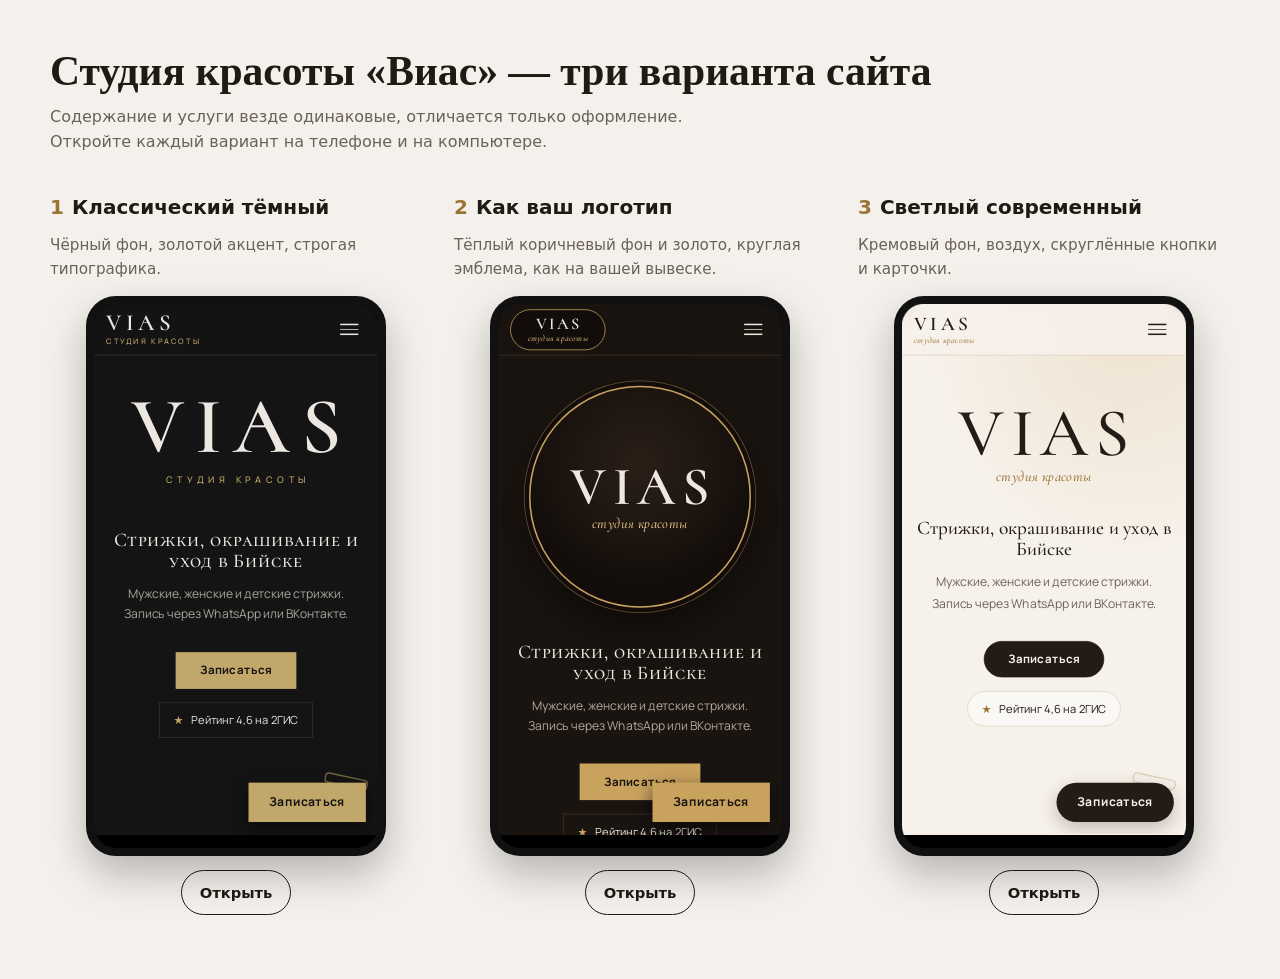
<file: index.html>
<!DOCTYPE html>
<html lang="ru">
<head>
<meta charset="utf-8">
<meta name="viewport" content="width=device-width, initial-scale=1">
<title>Виас — три варианта сайта</title>
<style>
  :root { --bg:#f4f1ec; --text:#201a15; --muted:#6a6157; --line:#d9d0c3; --accent:#9a7433; }
  @media (prefers-color-scheme: dark) { :root { --bg:#17120e; --text:#efe9df; --muted:#a79c8d; --line:#3a2f25; --accent:#d1ab69; } }
  * { box-sizing: border-box; }
  body { margin:0; background:var(--bg); color:var(--text); font:400 16px/1.6 system-ui, "Segoe UI", sans-serif; }
  .wrap { width:min(1180px, 100% - 32px); margin:0 auto; padding:48px 0 64px; }
  h1 { font:600 clamp(1.8rem,5vw,2.6rem)/1.15 Georgia, serif; margin:0 0 8px; }
  .lead { color:var(--muted); max-width:42em; margin:0 0 40px; }
  .grid { display:grid; gap:32px; grid-template-columns:repeat(auto-fit, minmax(260px, 1fr)); }
  .card { display:flex; flex-direction:column; gap:14px; }
  .card h2 { font:600 1.25rem/1.2 system-ui, sans-serif; margin:0; }
  .card h2 span { color:var(--accent); margin-right:8px; }
  .card p { margin:0; color:var(--muted); font-size:.95rem; }
  .phone { position:relative; width:100%; max-width:300px; aspect-ratio:375/700; margin-inline:auto; border:8px solid #111; border-radius:30px; overflow:hidden; background:#000; box-shadow:0 18px 40px rgba(0,0,0,.25); }
  .phone iframe { position:absolute; top:0; left:0; width:375px; height:700px; border:0; transform-origin:0 0; }
  .links { display:flex; gap:10px; flex-wrap:wrap; justify-content:center; }
  .links a { padding:10px 18px; border-radius:999px; border:1px solid var(--text); color:var(--text); text-decoration:none; font-weight:600; font-size:.92rem; }
  .links a:hover { background:var(--text); color:var(--bg); }
</style>
</head>
<body>
<div class="wrap">
  <h1>Студия красоты «Виас» — три варианта сайта</h1>
  <p class="lead">Содержание и услуги везде одинаковые, отличается только оформление. Откройте каждый вариант на телефоне и на компьютере.</p>
  <div class="grid">
    <div class="card">
      <h2><span>1</span>Классический тёмный</h2>
      <p>Чёрный фон, золотой акцент, строгая типографика.</p>
      <div class="phone"><iframe src="1-classic/" title="Вариант 1" loading="lazy"></iframe></div>
      <div class="links"><a href="1-classic/">Открыть</a></div>
    </div>
    <div class="card">
      <h2><span>2</span>Как ваш логотип</h2>
      <p>Тёплый коричневый фон и золото, круглая эмблема, как на вашей вывеске.</p>
      <div class="phone"><iframe src="2-logo/" title="Вариант 2" loading="lazy"></iframe></div>
      <div class="links"><a href="2-logo/">Открыть</a></div>
    </div>
    <div class="card">
      <h2><span>3</span>Светлый современный</h2>
      <p>Кремовый фон, воздух, скруглённые кнопки и карточки.</p>
      <div class="phone"><iframe src="3-modern/" title="Вариант 3" loading="lazy"></iframe></div>
      <div class="links"><a href="3-modern/">Открыть</a></div>
    </div>
  </div>
</div>
<script>
  function fit(){ document.querySelectorAll('.phone').forEach(function(p){ var f=p.querySelector('iframe'); f.style.transform='scale('+(p.clientWidth/375)+')'; }); }
  fit(); addEventListener('resize', fit);
</script>
</body>
</html>
</file>
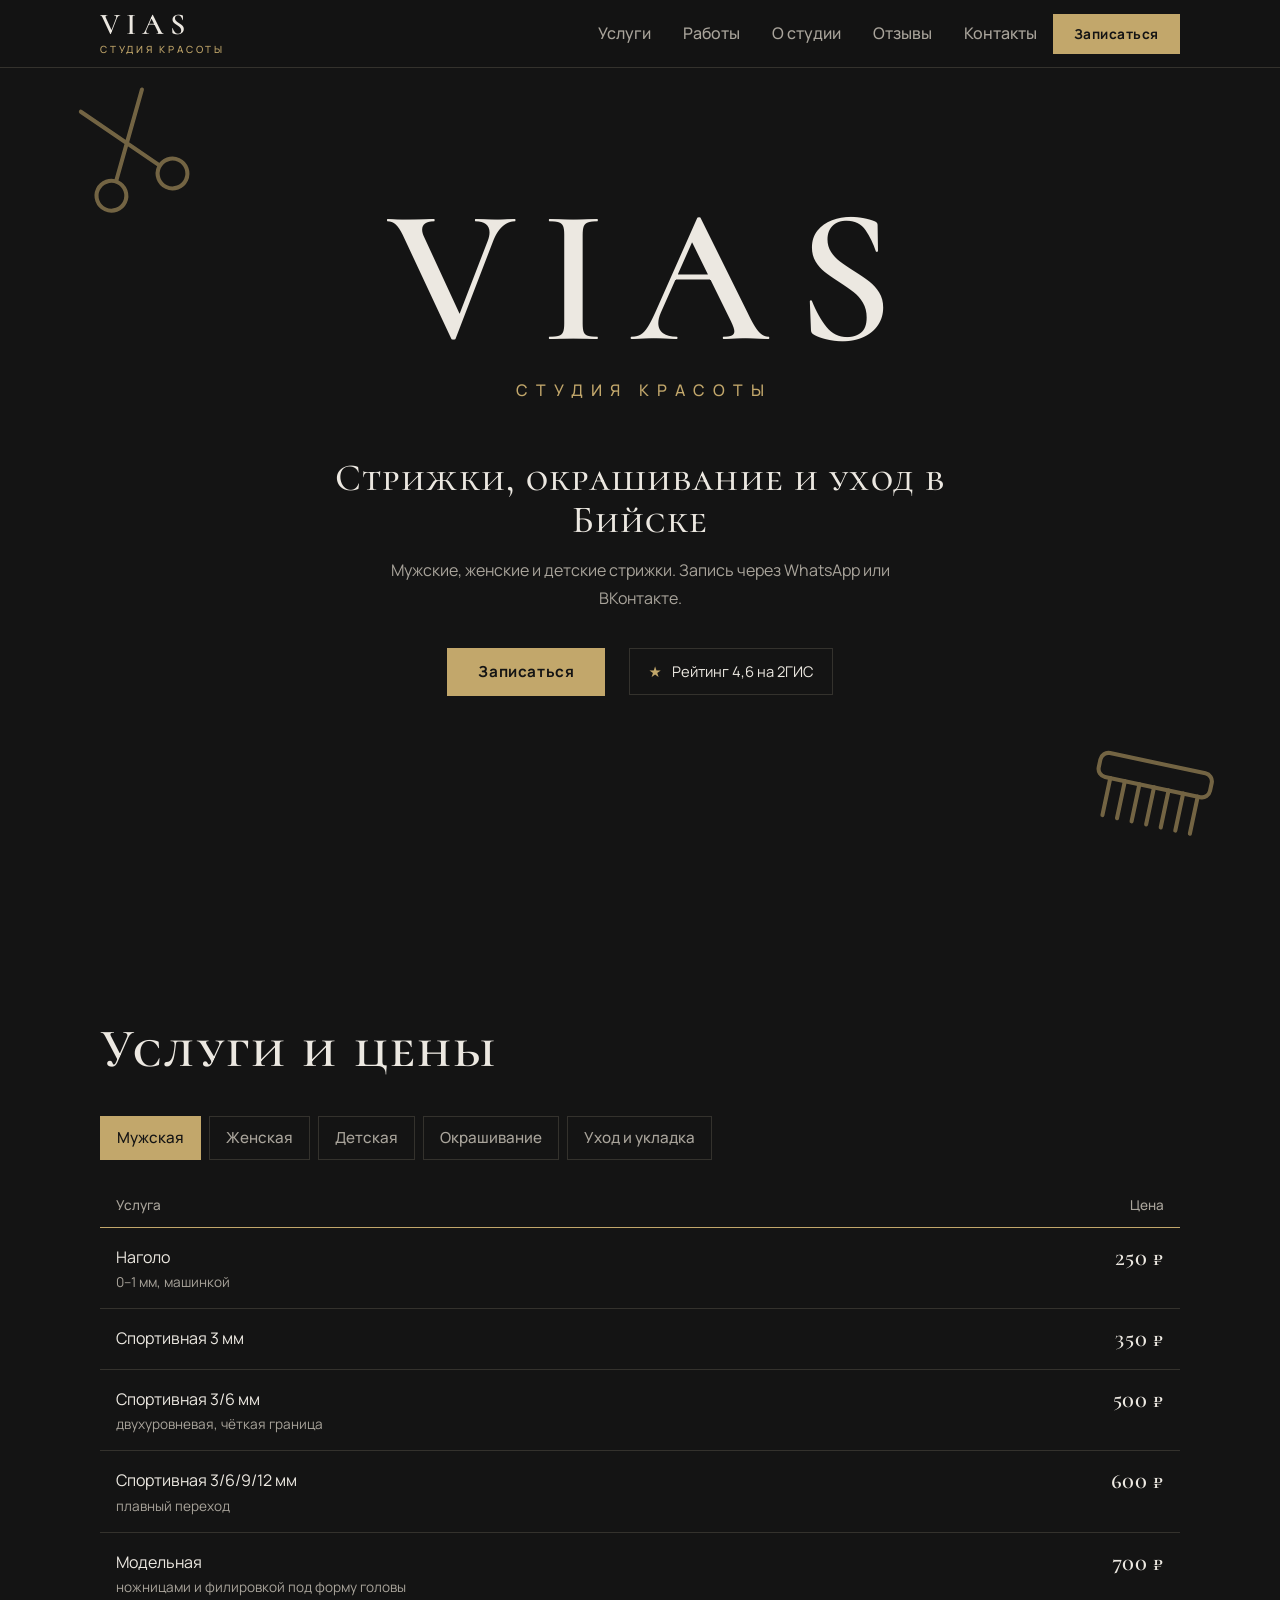
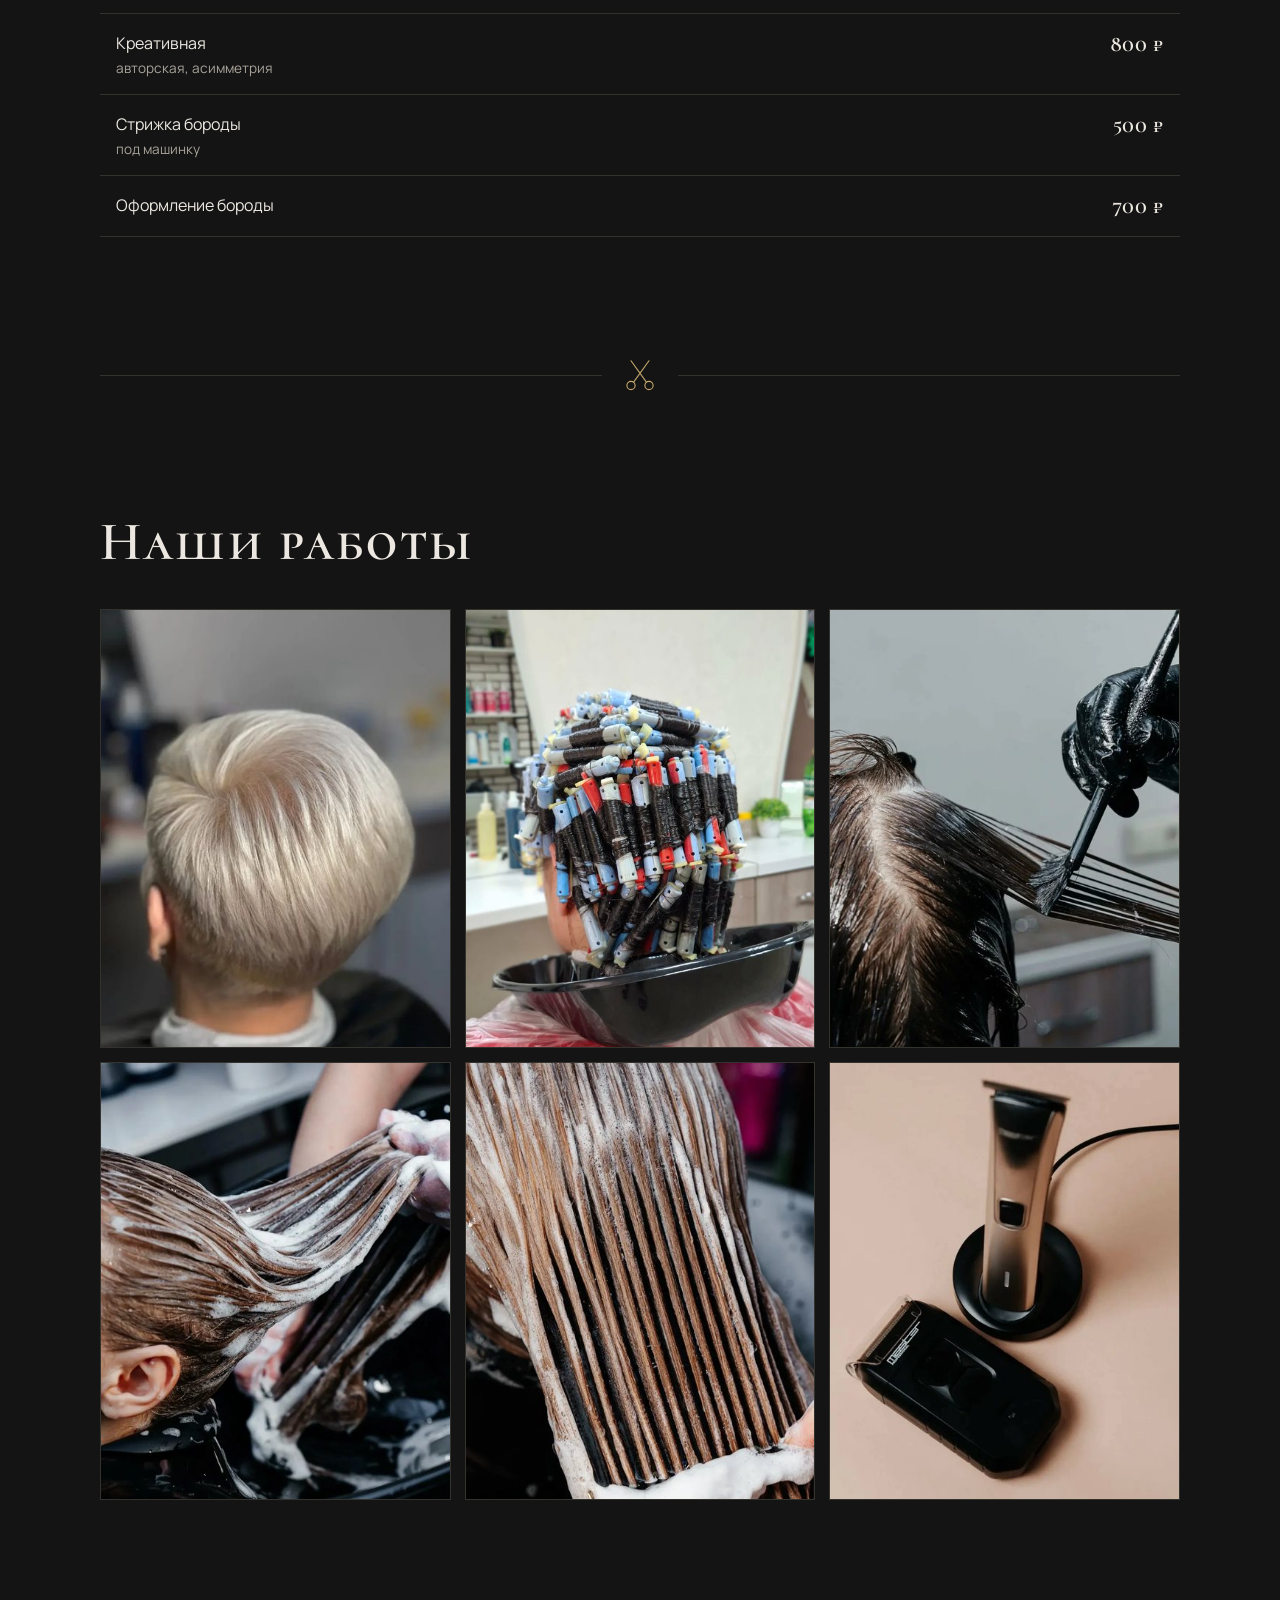
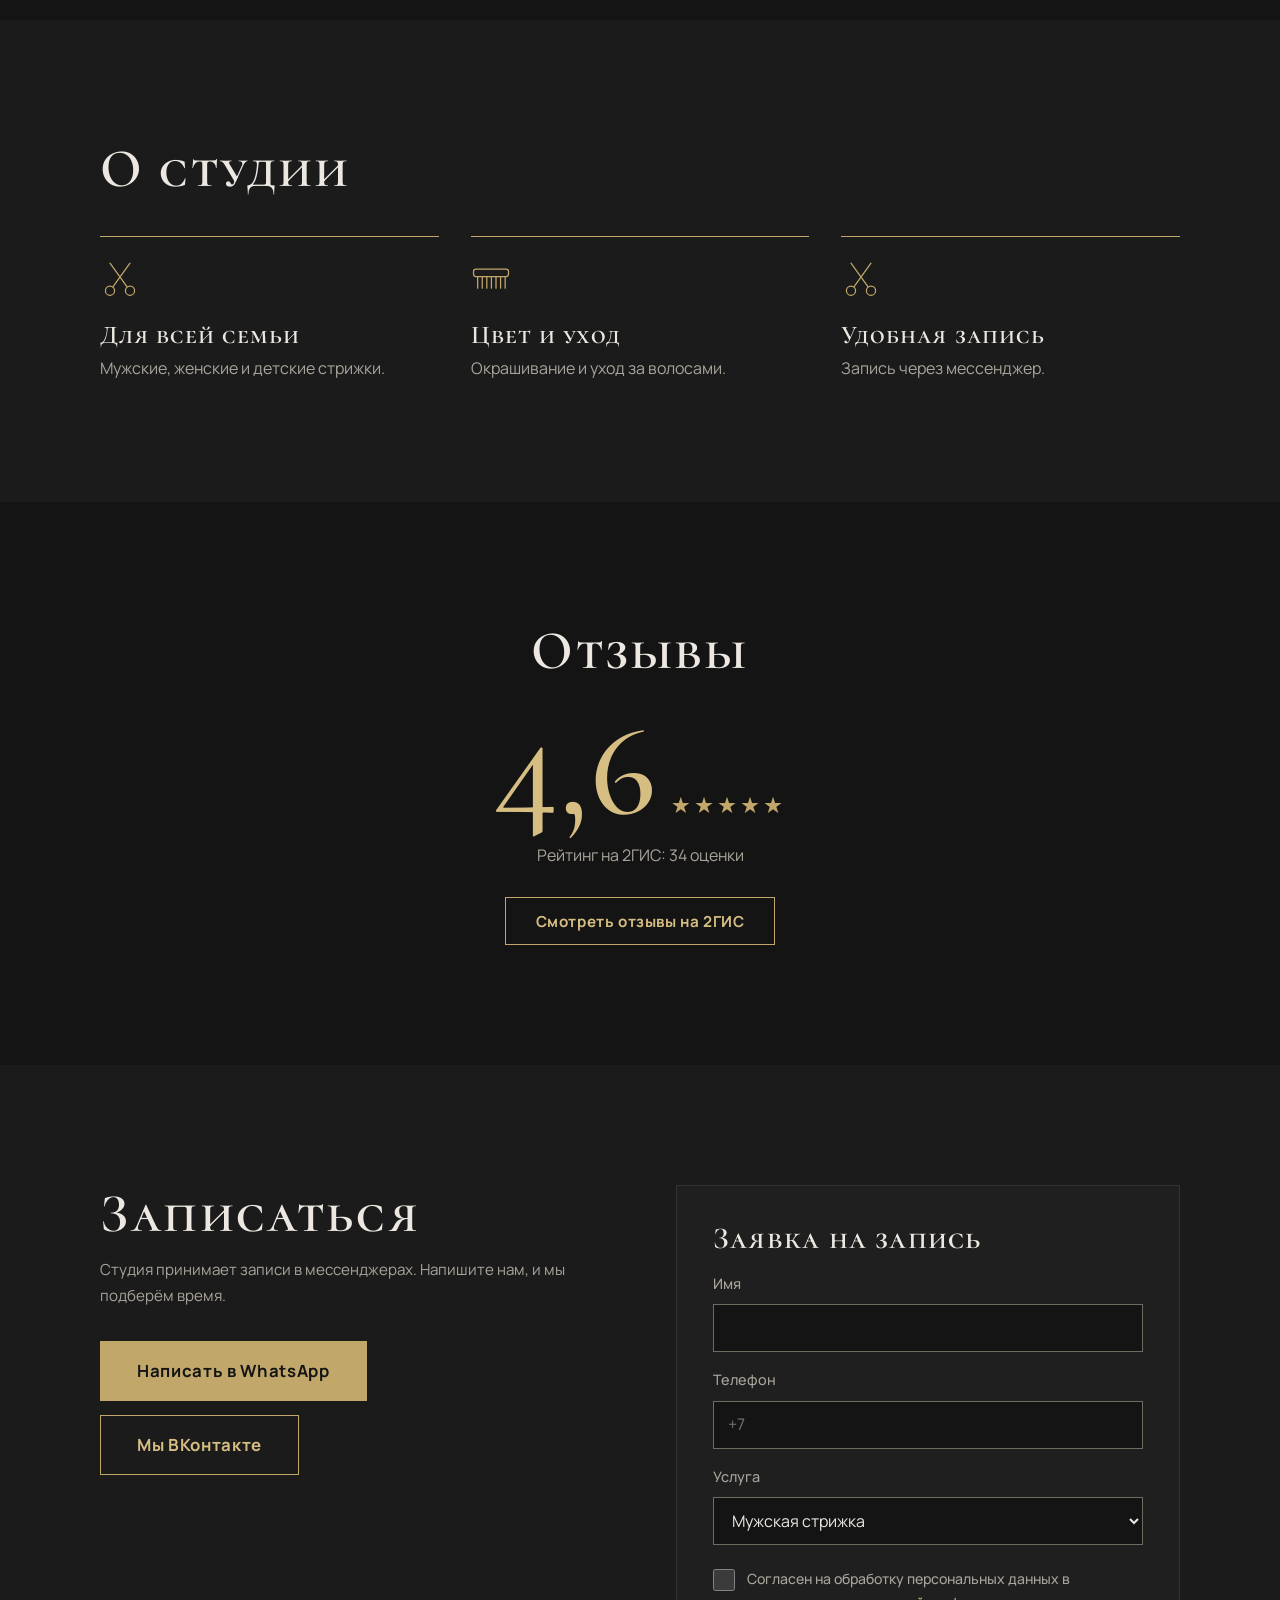
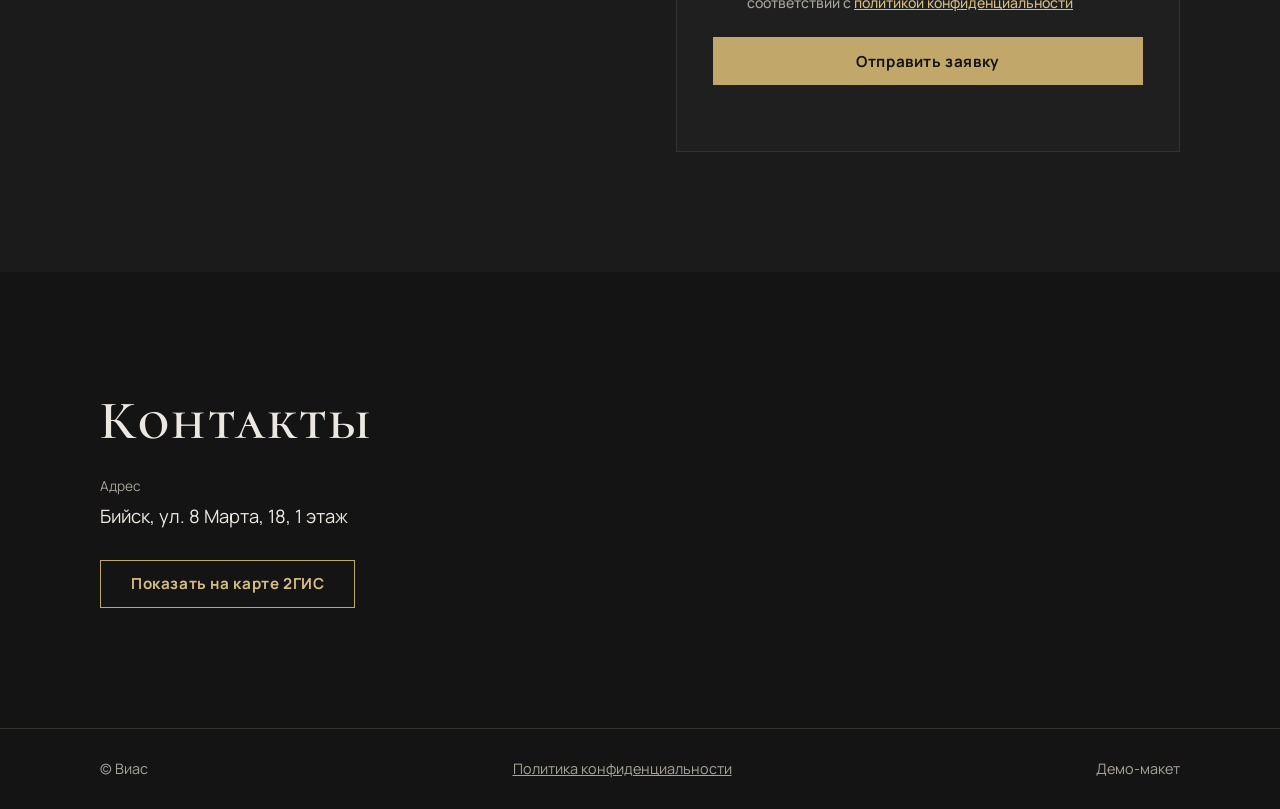
<file: 1-classic/index.html>
<!DOCTYPE html>
<html lang="ru">
<head>
<meta charset="utf-8">
<meta name="viewport" content="width=device-width, initial-scale=1">
<title>Студия красоты «Виас» — Бийск, ул. 8 Марта, 18 (демо-макет)</title>
<meta name="description" content="Студия красоты «Виас» в Бийске: мужские, женские и детские стрижки, окрашивание, уход и укладка. Запись через WhatsApp и ВКонтакте. Демо-макет.">
<meta name="theme-color" content="#141414">
<link rel="preconnect" href="https://fonts.googleapis.com">
<link rel="preconnect" href="https://fonts.gstatic.com" crossorigin>
<link href="https://fonts.googleapis.com/css2?family=Cormorant+SC:wght@500;600;700&family=Manrope:wght@400;500;700&display=swap" rel="stylesheet">
<link rel="stylesheet" href="style.css">
</head>
<body>
<svg width="0" height="0" style="position:absolute" aria-hidden="true" focusable="false">
  <defs>
    <symbol id="i-scissors" viewBox="0 0 48 48" fill="none" stroke="currentColor" stroke-width="1.5" stroke-linecap="round" stroke-linejoin="round">
      <circle cx="12" cy="38" r="5.5"/><circle cx="36" cy="38" r="5.5"/>
      <path d="M15.5 33.5 36 5M32.5 33.5 12 5"/>
    </symbol>
    <symbol id="i-comb" viewBox="0 0 48 48" fill="none" stroke="currentColor" stroke-width="1.5" stroke-linecap="round" stroke-linejoin="round">
      <rect x="3" y="12" width="42" height="9" rx="3"/>
      <path d="M8 21v14M13.5 21v14M19 21v14M24.5 21v14M30 21v14M35.5 21v14M41 21v14"/>
    </symbol>
  </defs>
</svg>
<a class="skip" href="#main">К содержимому</a>

<header class="header" id="top">
  <div class="header__in">
    <a class="logo" href="#top" aria-label="Виас, студия красоты — на главную">
      <span class="logo__name">VIAS</span><span class="logo__sub">Студия красоты</span>
    </a>
    <nav class="nav" id="nav" aria-label="Основное меню">
      <a href="#services">Услуги</a>
      <a href="#works">Работы</a>
      <a href="#about">О студии</a>
      <a href="#reviews">Отзывы</a>
      <a href="#contacts">Контакты</a>
    </nav>
    <a class="btn btn--sm" href="#booking">Записаться</a>
    <button class="burger" id="burger" type="button" aria-expanded="false" aria-controls="nav" aria-label="Открыть меню"><span></span><span></span><span></span></button>
  </div>
</header>

<main id="main">
<section class="hero">
  <svg class="deco deco--tl" aria-hidden="true"><use href="#i-scissors"/></svg>
  <svg class="deco deco--br" aria-hidden="true"><use href="#i-comb"/></svg>
  <div class="wrap hero__in">
    <p class="hero__logo">VIAS</p>
    <p class="hero__sub">Студия красоты</p>
    <h1>Стрижки, окрашивание и уход в Бийске</h1>
    <p class="lead">Мужские, женские и детские стрижки. Запись через WhatsApp или ВКонтакте.</p>
    <div class="hero__row">
      <a class="btn" href="#booking">Записаться</a>
      <a class="badge" href="#reviews"><span class="badge__star" aria-hidden="true">★</span><span>Рейтинг 4,6 на 2ГИС</span></a>
    </div>
  </div>
</section>

<section class="sec" id="services" aria-labelledby="h-services">
  <div class="wrap">
    <h2 id="h-services">Услуги и цены</h2>
    <div class="tabs" role="tablist" aria-label="Категории услуг">
      <button role="tab" type="button" id="tab-men" aria-controls="panel-men" aria-selected="true">Мужская</button>
      <button role="tab" type="button" id="tab-women" aria-controls="panel-women" aria-selected="false" tabindex="-1">Женская</button>
      <button role="tab" type="button" id="tab-kids" aria-controls="panel-kids" aria-selected="false" tabindex="-1">Детская</button>
      <button role="tab" type="button" id="tab-color" aria-controls="panel-color" aria-selected="false" tabindex="-1">Окрашивание</button>
      <button role="tab" type="button" id="tab-care" aria-controls="panel-care" aria-selected="false" tabindex="-1">Уход и укладка</button>
    </div>

    <div class="panel" role="tabpanel" id="panel-men" aria-labelledby="tab-men">
      <table class="price">
        <caption class="sr">Мужская стрижка: услуги и цены</caption>
        <thead><tr><th scope="col">Услуга</th><th scope="col">Цена</th></tr></thead>
        <tbody>
          <tr><td>Наголо<small>0–1 мм, машинкой</small></td><td>250 ₽</td></tr>
          <tr><td>Спортивная 3 мм</td><td>350 ₽</td></tr>
          <tr><td>Спортивная 3/6 мм<small>двухуровневая, чёткая граница</small></td><td>500 ₽</td></tr>
          <tr><td>Спортивная 3/6/9/12 мм<small>плавный переход</small></td><td>600 ₽</td></tr>
          <tr><td>Модельная<small>ножницами и филировкой под форму головы</small></td><td>700 ₽</td></tr>
          <tr><td>Креативная<small>авторская, асимметрия</small></td><td>800 ₽</td></tr>
          <tr><td>Стрижка бороды<small>под машинку</small></td><td>500 ₽</td></tr>
          <tr><td>Оформление бороды</td><td>700 ₽</td></tr>
        </tbody>
      </table>
    </div>
    <div class="panel" role="tabpanel" id="panel-women" aria-labelledby="tab-women" hidden>
      <table class="price">
        <caption class="sr">Женская стрижка: услуги и цены</caption>
        <thead><tr><th scope="col">Услуга</th><th scope="col">Цена</th></tr></thead>
        <tbody>
          <tr><td>Модельная короткая</td><td>800 ₽</td></tr>
          <tr><td>Модельная средняя<small>каре, боб-каре</small></td><td>900 ₽</td></tr>
          <tr><td>Модельная длинных волос<small>шегги, каскад</small></td><td>1 000 ₽</td></tr>
          <tr><td>Оформление чёлки</td><td>300 ₽</td></tr>
          <tr><td>Подравнивание волос</td><td>500 ₽</td></tr>
        </tbody>
      </table>
    </div>
    <div class="panel" role="tabpanel" id="panel-kids" aria-labelledby="tab-kids" hidden>
      <table class="price">
        <caption class="sr">Детская стрижка: услуги и цены</caption>
        <thead><tr><th scope="col">Услуга</th><th scope="col">Цена</th></tr></thead>
        <tbody>
          <tr><td>Спортивная<small>до 7 лет, мальчик</small></td><td>500 ₽</td></tr>
          <tr><td>Модельная<small>до 7 лет, мальчик</small></td><td>700 ₽</td></tr>
          <tr><td>Девочка до 7 лет<small>каре, боб, лёгкий каскад</small></td><td>600 ₽</td></tr>
        </tbody>
      </table>
    </div>
    <div class="panel" role="tabpanel" id="panel-color" aria-labelledby="tab-color" hidden>
      <table class="price">
        <caption class="sr">Окрашивание: услуги и цены</caption>
        <thead><tr><th scope="col">Услуга</th><th scope="col">Цена</th></tr></thead>
        <tbody>
          <tr><td>Мелирование, растяжка цвета, аир тач<small>короткие волосы</small></td><td>2 000 ₽</td></tr>
          <tr><td>Мелирование, растяжка цвета, аир тач<small>средние волосы</small></td><td>3 000 ₽</td></tr>
          <tr><td>Мелирование, растяжка цвета, аир тач<small>длинные волосы</small></td><td>5 000 ₽</td></tr>
          <tr><td>Покраска тон в тон<small>короткие волосы</small></td><td>2 800 ₽</td></tr>
          <tr><td>Покраска тон в тон<small>средние волосы</small></td><td>3 000 ₽</td></tr>
          <tr><td>Покраска тон в тон<small>длинные волосы</small></td><td>4 000 ₽</td></tr>
          <tr><td>Био-химическая завивка<small>Niagara, 50 г</small></td><td>2 500 ₽</td></tr>
        </tbody>
      </table>
    </div>
    <div class="panel" role="tabpanel" id="panel-care" aria-labelledby="tab-care" hidden>
      <table class="price">
        <caption class="sr">Уход и укладка: услуги и цены</caption>
        <thead><tr><th scope="col">Услуга</th><th scope="col">Цена</th></tr></thead>
        <tbody>
          <tr><td>Укладка коротких волос<small>брашинг</small></td><td>1 200 ₽</td></tr>
          <tr><td>Укладка средних волос</td><td>1 500 ₽</td></tr>
          <tr><td>Укладка диффузором<small>кудри, прикорневой объём</small></td><td>2 000 ₽</td></tr>
          <tr><td>Выпрямление утюжком</td><td>800 ₽</td></tr>
          <tr><td>Криореконструкция волос<small>глубокое восстановление холодом</small></td><td>1 500 ₽</td></tr>
        </tbody>
      </table>
    </div>
  </div>
</section>

<div class="divider" aria-hidden="true"><svg><use href="#i-scissors"/></svg></div>

<section class="sec" id="works" aria-labelledby="h-works">
  <div class="wrap">
    <h2 id="h-works">Наши работы</h2>
    <ul class="gallery">
      <li class="tile"><svg class="tile__ph" aria-hidden="true"><use href="#i-scissors"/></svg><img src="photos/1.jpg" alt="Короткая женская стрижка, светлое окрашивание" loading="lazy" onerror="this.style.display='none'"></li>
      <li class="tile"><svg class="tile__ph" aria-hidden="true"><use href="#i-scissors"/></svg><img src="photos/2.jpg" alt="Химическая завивка на коклюшки" loading="lazy" onerror="this.style.display='none'"></li>
      <li class="tile"><svg class="tile__ph" aria-hidden="true"><use href="#i-scissors"/></svg><img src="photos/3.jpg" alt="Окрашивание волос кистью" loading="lazy" onerror="this.style.display='none'"></li>
      <li class="tile"><svg class="tile__ph" aria-hidden="true"><use href="#i-scissors"/></svg><img src="photos/4.jpg" alt="Мытьё головы и уход за волосами" loading="lazy" onerror="this.style.display='none'"></li>
      <li class="tile"><svg class="tile__ph" aria-hidden="true"><use href="#i-scissors"/></svg><img src="photos/5.jpg" alt="Нанесение состава на волосы" loading="lazy" onerror="this.style.display='none'"></li>
      <li class="tile"><svg class="tile__ph" aria-hidden="true"><use href="#i-scissors"/></svg><img src="photos/6.jpg" alt="Машинки для стрижки и бритья" loading="lazy" onerror="this.style.display='none'"></li>
    </ul>
  </div>
</section>

<section class="sec sec--alt" id="about" aria-labelledby="h-about">
  <div class="wrap">
    <h2 id="h-about">О студии</h2>
    <ul class="about">
      <li><svg aria-hidden="true"><use href="#i-scissors"/></svg><h3>Для всей семьи</h3><p>Мужские, женские и детские стрижки.</p></li>
      <li><svg aria-hidden="true"><use href="#i-comb"/></svg><h3>Цвет и уход</h3><p>Окрашивание и уход за волосами.</p></li>
      <li><svg aria-hidden="true"><use href="#i-scissors"/></svg><h3>Удобная запись</h3><p>Запись через мессенджер.</p></li>
    </ul>
  </div>
</section>

<section class="sec" id="reviews" aria-labelledby="h-reviews">
  <div class="wrap reviews">
    <h2 id="h-reviews">Отзывы</h2>
    <p class="rating"><span class="rating__num">4,6</span><span class="rating__stars" aria-hidden="true">★★★★★</span></p>
    <p class="rating__sub">Рейтинг на 2ГИС: 34 оценки</p>
    <a class="btn btn--ghost" href="https://2gis.ru/firm/2815278048120243" target="_blank" rel="noopener">Смотреть отзывы на 2ГИС</a>
  </div>
</section>

<section class="sec sec--alt" id="booking" aria-labelledby="h-booking">
  <div class="wrap booking">
    <div>
      <h2 id="h-booking">Записаться</h2>
      <p class="note">Студия принимает записи в мессенджерах. Напишите нам, и мы подберём время.</p>
      <div class="msgr">
        <a class="btn btn--lg" href="https://wa.me/79069652618" target="_blank" rel="noopener">Написать в WhatsApp</a>
        <a class="btn btn--lg btn--ghost" href="https://vk.ru/id715829122" target="_blank" rel="noopener">Мы ВКонтакте</a>
      </div>
    </div>
    <form class="form" id="form" novalidate>
      <h3>Заявка на запись</h3>
      <label for="f-name">Имя</label>
      <input id="f-name" name="name" type="text" autocomplete="name" required>
      <label for="f-phone">Телефон</label>
      <input id="f-phone" name="phone" type="tel" autocomplete="tel" placeholder="+7" required>
      <label for="f-service">Услуга</label>
      <select id="f-service" name="service">
        <option>Мужская стрижка</option>
        <option>Женская стрижка</option>
        <option>Детская стрижка</option>
        <option>Окрашивание</option>
        <option>Уход и укладка</option>
      </select>
      <label class="check"><input type="checkbox" id="f-agree" required>
        <span>Согласен на обработку персональных данных в соответствии с <a href="#">политикой конфиденциальности</a></span></label>
      <button class="btn" type="submit">Отправить заявку</button>
      <p class="form__msg" id="form-msg" role="status" aria-live="polite"></p>
    </form>
  </div>
</section>

<section class="sec" id="contacts" aria-labelledby="h-contacts">
  <div class="wrap contacts">
    <h2 id="h-contacts">Контакты</h2>
    <dl class="info">
      <dt>Адрес</dt><dd>Бийск, ул. 8 Марта, 18, 1 этаж</dd>
    </dl>
    <a class="btn btn--ghost map-link" href="https://2gis.ru/firm/2815278048120243" target="_blank" rel="noopener">Показать на карте 2ГИС</a>
  </div>
</section>
</main>

<footer class="footer">
  <div class="wrap footer__in">
    <span>© Виас</span>
    <a href="#">Политика конфиденциальности</a>
    <span>Демо-макет</span>
  </div>
</footer>

<a class="fab" href="#booking">Записаться</a>
<script src="script.js"></script>
</body>
</html>
</file>
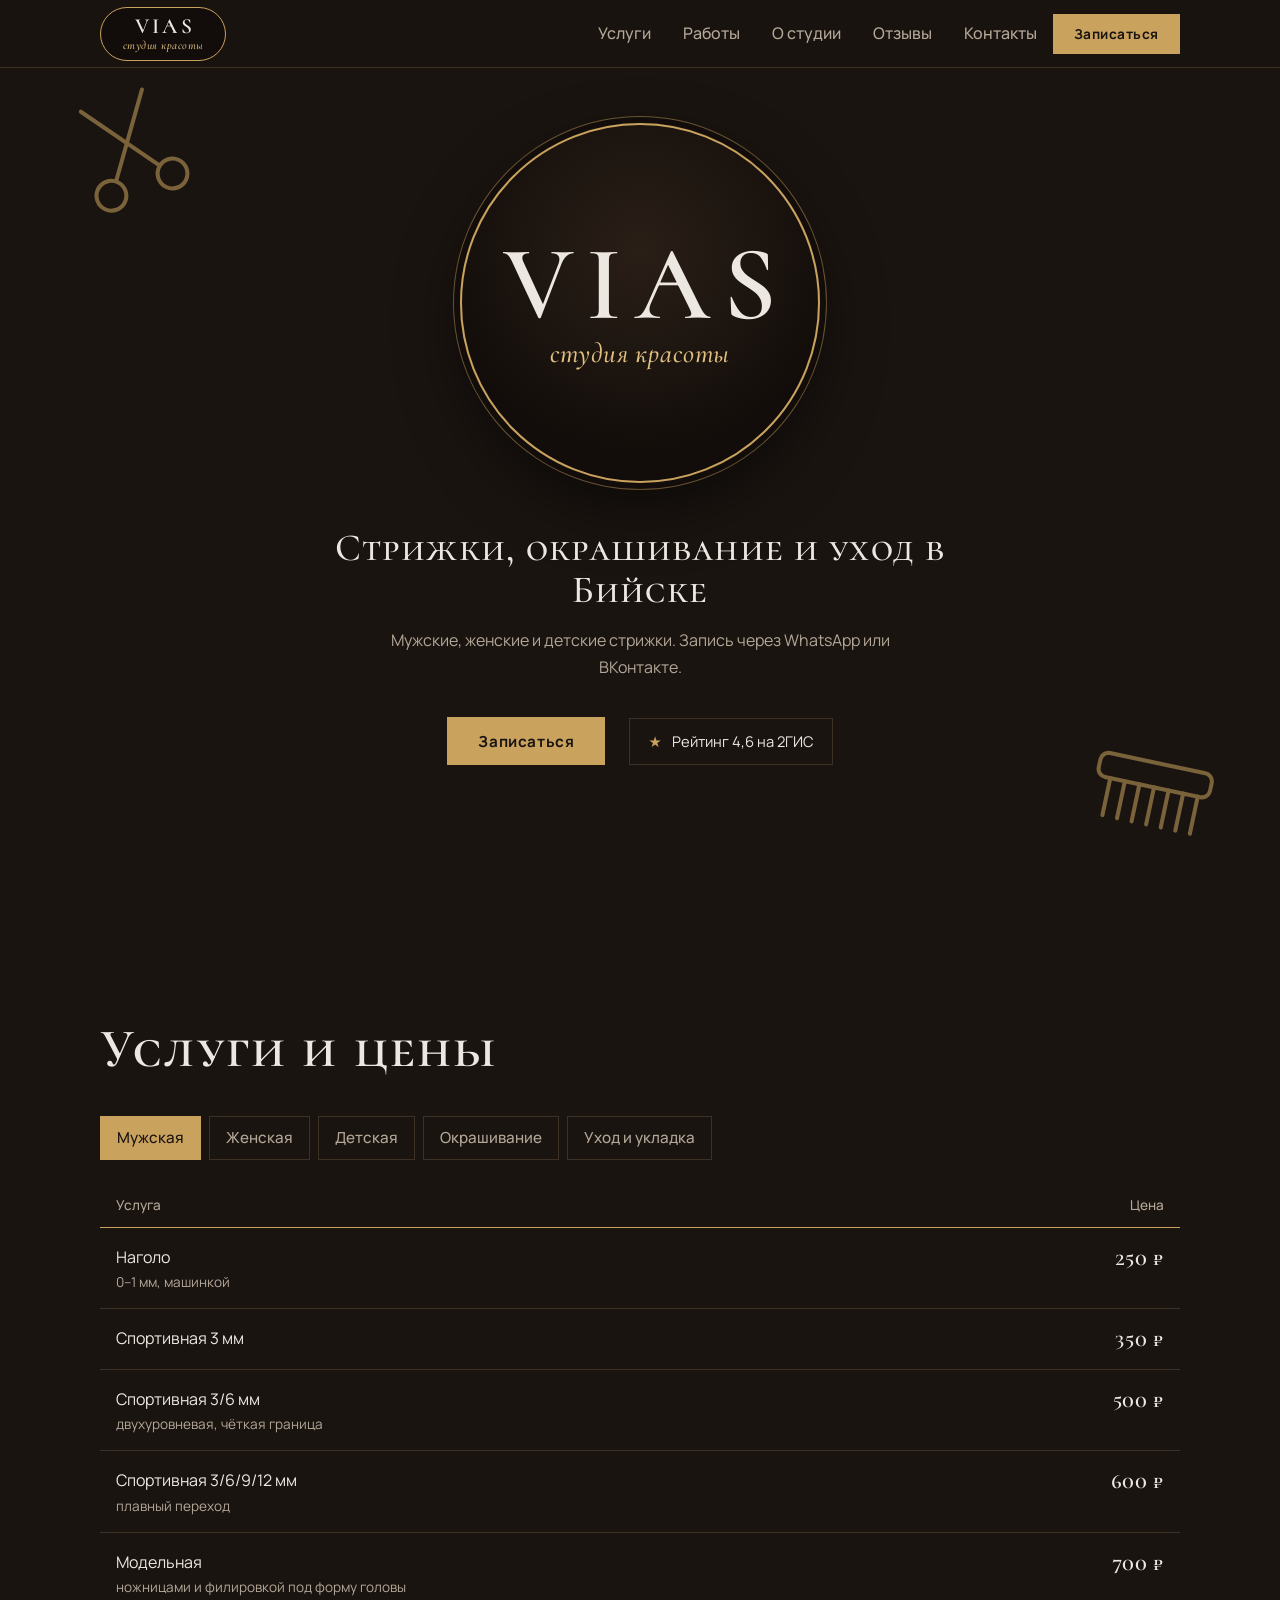
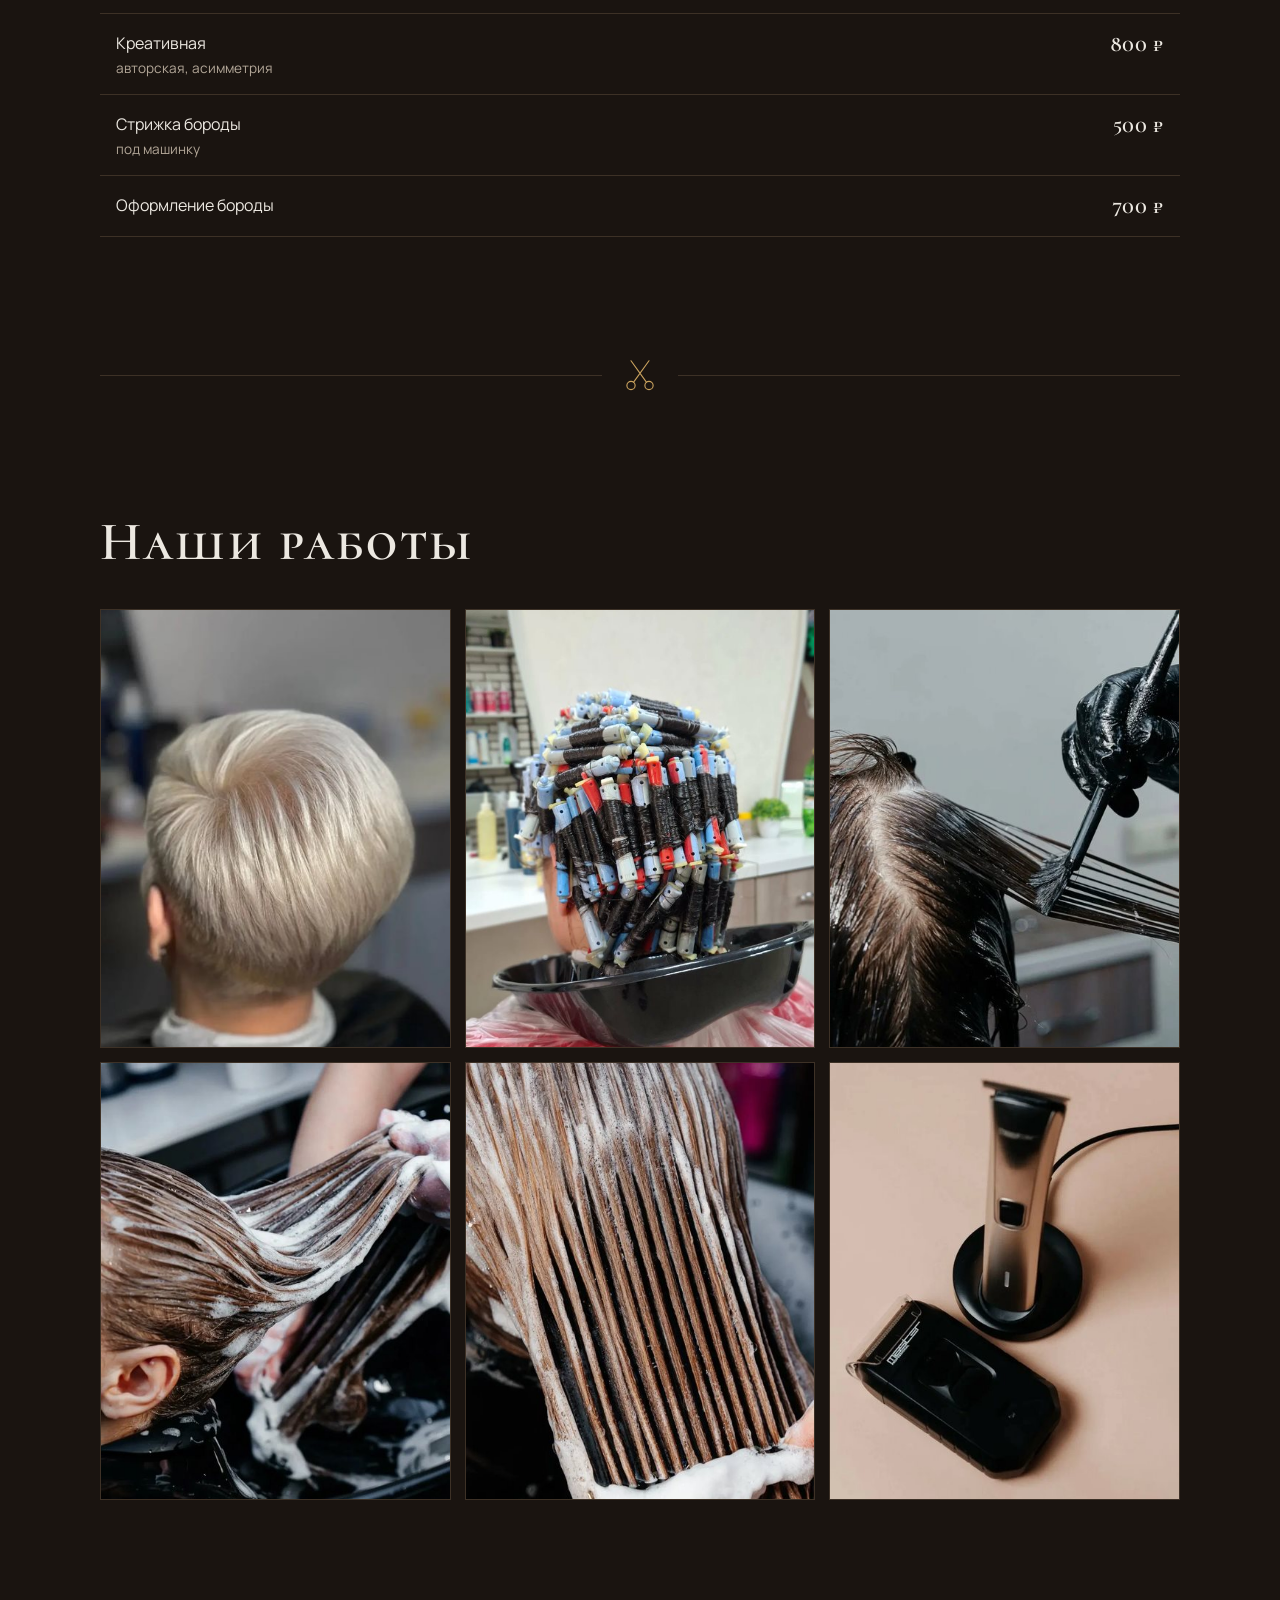
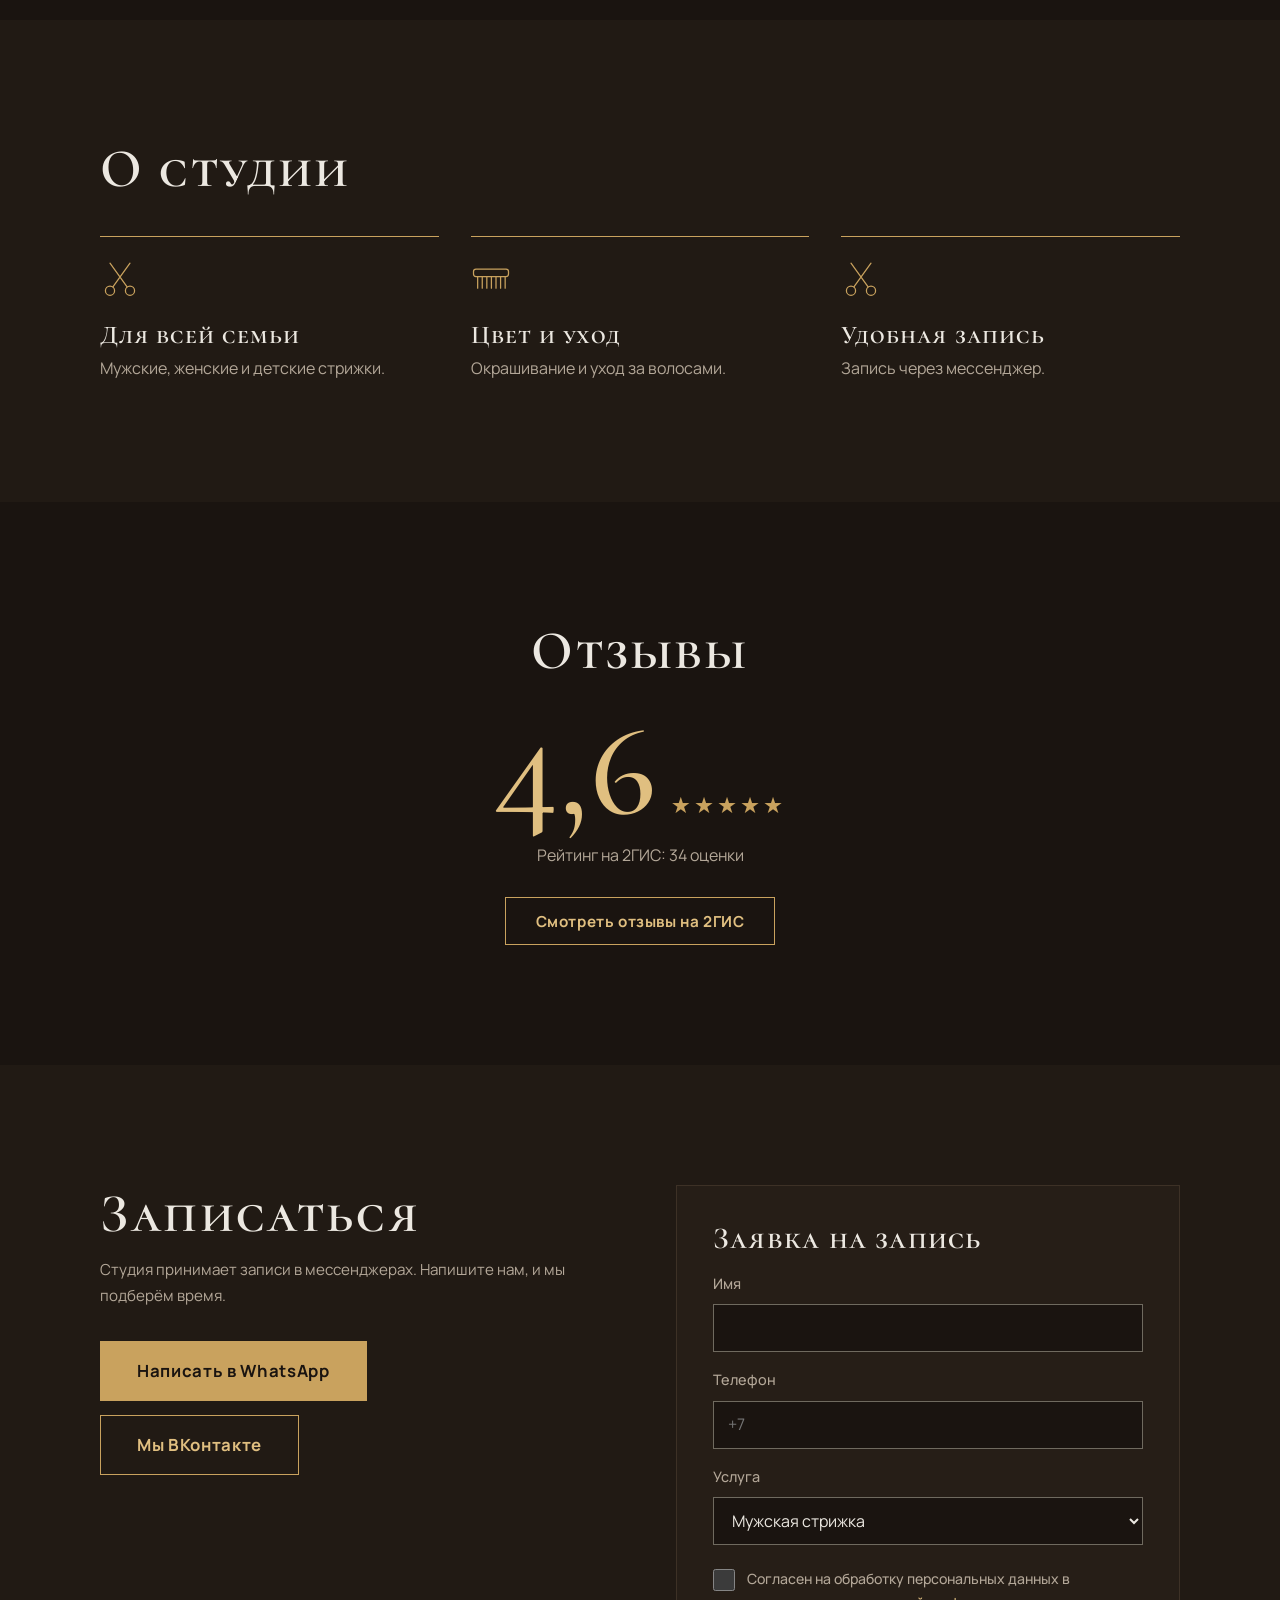
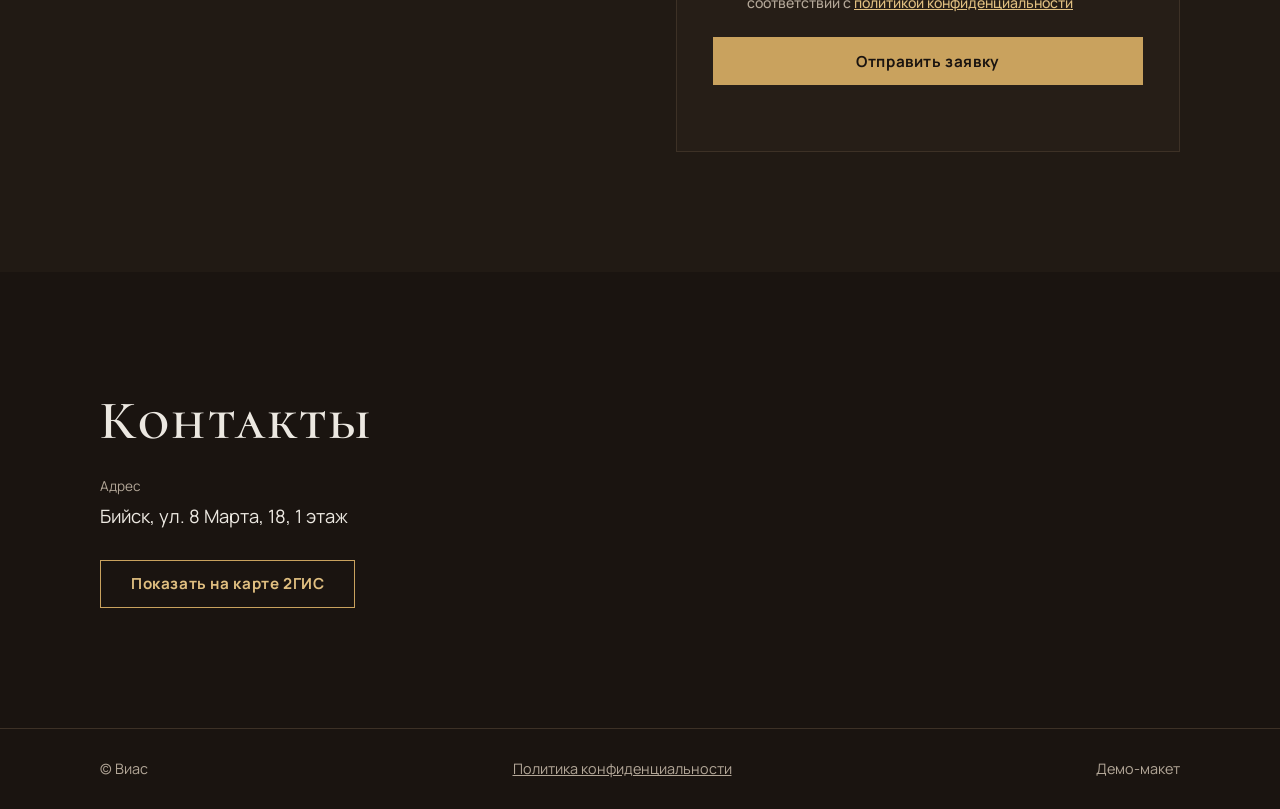
<file: 2-logo/index.html>
<!DOCTYPE html>
<html lang="ru">
<head>
<meta charset="utf-8">
<meta name="viewport" content="width=device-width, initial-scale=1">
<title>Студия красоты «Виас» — Бийск, ул. 8 Марта, 18 (демо-макет)</title>
<meta name="description" content="Студия красоты «Виас» в Бийске: мужские, женские и детские стрижки, окрашивание, уход и укладка. Запись через WhatsApp и ВКонтакте. Демо-макет.">
<meta name="theme-color" content="#1a1410">
<link rel="preconnect" href="https://fonts.googleapis.com">
<link rel="preconnect" href="https://fonts.gstatic.com" crossorigin>
<link href="https://fonts.googleapis.com/css2?family=Cormorant+Garamond:ital,wght@1,500;1,600&family=Cormorant+SC:wght@500;600;700&family=Manrope:wght@400;500;700&display=swap" rel="stylesheet">
<link rel="stylesheet" href="style.css">
</head>
<body>
<svg width="0" height="0" style="position:absolute" aria-hidden="true" focusable="false">
  <defs>
    <symbol id="i-scissors" viewBox="0 0 48 48" fill="none" stroke="currentColor" stroke-width="1.5" stroke-linecap="round" stroke-linejoin="round">
      <circle cx="12" cy="38" r="5.5"/><circle cx="36" cy="38" r="5.5"/>
      <path d="M15.5 33.5 36 5M32.5 33.5 12 5"/>
    </symbol>
    <symbol id="i-comb" viewBox="0 0 48 48" fill="none" stroke="currentColor" stroke-width="1.5" stroke-linecap="round" stroke-linejoin="round">
      <rect x="3" y="12" width="42" height="9" rx="3"/>
      <path d="M8 21v14M13.5 21v14M19 21v14M24.5 21v14M30 21v14M35.5 21v14M41 21v14"/>
    </symbol>
  </defs>
</svg>
<a class="skip" href="#main">К содержимому</a>

<header class="header" id="top">
  <div class="header__in">
    <a class="logo" href="#top" aria-label="Виас, студия красоты — на главную">
      <span class="logo__ring"><span class="logo__name">VIAS</span><span class="logo__sub">студия красоты</span></span>
    </a>
    <nav class="nav" id="nav" aria-label="Основное меню">
      <a href="#services">Услуги</a>
      <a href="#works">Работы</a>
      <a href="#about">О студии</a>
      <a href="#reviews">Отзывы</a>
      <a href="#contacts">Контакты</a>
    </nav>
    <a class="btn btn--sm" href="#booking">Записаться</a>
    <button class="burger" id="burger" type="button" aria-expanded="false" aria-controls="nav" aria-label="Открыть меню"><span></span><span></span><span></span></button>
  </div>
</header>

<main id="main">
<section class="hero">
  <svg class="deco deco--tl" aria-hidden="true"><use href="#i-scissors"/></svg>
  <svg class="deco deco--br" aria-hidden="true"><use href="#i-comb"/></svg>
  <div class="wrap hero__in">
    <div class="emblem"><p class="hero__logo">VIAS</p>
    <p class="hero__sub">студия красоты</p></div>
    <h1>Стрижки, окрашивание и уход в Бийске</h1>
    <p class="lead">Мужские, женские и детские стрижки. Запись через WhatsApp или ВКонтакте.</p>
    <div class="hero__row">
      <a class="btn" href="#booking">Записаться</a>
      <a class="badge" href="#reviews"><span class="badge__star" aria-hidden="true">★</span><span>Рейтинг 4,6 на 2ГИС</span></a>
    </div>
  </div>
</section>

<section class="sec" id="services" aria-labelledby="h-services">
  <div class="wrap">
    <h2 id="h-services">Услуги и цены</h2>
    <div class="tabs" role="tablist" aria-label="Категории услуг">
      <button role="tab" type="button" id="tab-men" aria-controls="panel-men" aria-selected="true">Мужская</button>
      <button role="tab" type="button" id="tab-women" aria-controls="panel-women" aria-selected="false" tabindex="-1">Женская</button>
      <button role="tab" type="button" id="tab-kids" aria-controls="panel-kids" aria-selected="false" tabindex="-1">Детская</button>
      <button role="tab" type="button" id="tab-color" aria-controls="panel-color" aria-selected="false" tabindex="-1">Окрашивание</button>
      <button role="tab" type="button" id="tab-care" aria-controls="panel-care" aria-selected="false" tabindex="-1">Уход и укладка</button>
    </div>

    <div class="panel" role="tabpanel" id="panel-men" aria-labelledby="tab-men">
      <table class="price">
        <caption class="sr">Мужская стрижка: услуги и цены</caption>
        <thead><tr><th scope="col">Услуга</th><th scope="col">Цена</th></tr></thead>
        <tbody>
          <tr><td>Наголо<small>0–1 мм, машинкой</small></td><td>250 ₽</td></tr>
          <tr><td>Спортивная 3 мм</td><td>350 ₽</td></tr>
          <tr><td>Спортивная 3/6 мм<small>двухуровневая, чёткая граница</small></td><td>500 ₽</td></tr>
          <tr><td>Спортивная 3/6/9/12 мм<small>плавный переход</small></td><td>600 ₽</td></tr>
          <tr><td>Модельная<small>ножницами и филировкой под форму головы</small></td><td>700 ₽</td></tr>
          <tr><td>Креативная<small>авторская, асимметрия</small></td><td>800 ₽</td></tr>
          <tr><td>Стрижка бороды<small>под машинку</small></td><td>500 ₽</td></tr>
          <tr><td>Оформление бороды</td><td>700 ₽</td></tr>
        </tbody>
      </table>
    </div>
    <div class="panel" role="tabpanel" id="panel-women" aria-labelledby="tab-women" hidden>
      <table class="price">
        <caption class="sr">Женская стрижка: услуги и цены</caption>
        <thead><tr><th scope="col">Услуга</th><th scope="col">Цена</th></tr></thead>
        <tbody>
          <tr><td>Модельная короткая</td><td>800 ₽</td></tr>
          <tr><td>Модельная средняя<small>каре, боб-каре</small></td><td>900 ₽</td></tr>
          <tr><td>Модельная длинных волос<small>шегги, каскад</small></td><td>1 000 ₽</td></tr>
          <tr><td>Оформление чёлки</td><td>300 ₽</td></tr>
          <tr><td>Подравнивание волос</td><td>500 ₽</td></tr>
        </tbody>
      </table>
    </div>
    <div class="panel" role="tabpanel" id="panel-kids" aria-labelledby="tab-kids" hidden>
      <table class="price">
        <caption class="sr">Детская стрижка: услуги и цены</caption>
        <thead><tr><th scope="col">Услуга</th><th scope="col">Цена</th></tr></thead>
        <tbody>
          <tr><td>Спортивная<small>до 7 лет, мальчик</small></td><td>500 ₽</td></tr>
          <tr><td>Модельная<small>до 7 лет, мальчик</small></td><td>700 ₽</td></tr>
          <tr><td>Девочка до 7 лет<small>каре, боб, лёгкий каскад</small></td><td>600 ₽</td></tr>
        </tbody>
      </table>
    </div>
    <div class="panel" role="tabpanel" id="panel-color" aria-labelledby="tab-color" hidden>
      <table class="price">
        <caption class="sr">Окрашивание: услуги и цены</caption>
        <thead><tr><th scope="col">Услуга</th><th scope="col">Цена</th></tr></thead>
        <tbody>
          <tr><td>Мелирование, растяжка цвета, аир тач<small>короткие волосы</small></td><td>2 000 ₽</td></tr>
          <tr><td>Мелирование, растяжка цвета, аир тач<small>средние волосы</small></td><td>3 000 ₽</td></tr>
          <tr><td>Мелирование, растяжка цвета, аир тач<small>длинные волосы</small></td><td>5 000 ₽</td></tr>
          <tr><td>Покраска тон в тон<small>короткие волосы</small></td><td>2 800 ₽</td></tr>
          <tr><td>Покраска тон в тон<small>средние волосы</small></td><td>3 000 ₽</td></tr>
          <tr><td>Покраска тон в тон<small>длинные волосы</small></td><td>4 000 ₽</td></tr>
          <tr><td>Био-химическая завивка<small>Niagara, 50 г</small></td><td>2 500 ₽</td></tr>
        </tbody>
      </table>
    </div>
    <div class="panel" role="tabpanel" id="panel-care" aria-labelledby="tab-care" hidden>
      <table class="price">
        <caption class="sr">Уход и укладка: услуги и цены</caption>
        <thead><tr><th scope="col">Услуга</th><th scope="col">Цена</th></tr></thead>
        <tbody>
          <tr><td>Укладка коротких волос<small>брашинг</small></td><td>1 200 ₽</td></tr>
          <tr><td>Укладка средних волос</td><td>1 500 ₽</td></tr>
          <tr><td>Укладка диффузором<small>кудри, прикорневой объём</small></td><td>2 000 ₽</td></tr>
          <tr><td>Выпрямление утюжком</td><td>800 ₽</td></tr>
          <tr><td>Криореконструкция волос<small>глубокое восстановление холодом</small></td><td>1 500 ₽</td></tr>
        </tbody>
      </table>
    </div>
  </div>
</section>

<div class="divider" aria-hidden="true"><svg><use href="#i-scissors"/></svg></div>

<section class="sec" id="works" aria-labelledby="h-works">
  <div class="wrap">
    <h2 id="h-works">Наши работы</h2>
    <ul class="gallery">
      <li class="tile"><svg class="tile__ph" aria-hidden="true"><use href="#i-scissors"/></svg><img src="photos/1.jpg" alt="Короткая женская стрижка, светлое окрашивание" loading="lazy" onerror="this.style.display='none'"></li>
      <li class="tile"><svg class="tile__ph" aria-hidden="true"><use href="#i-scissors"/></svg><img src="photos/2.jpg" alt="Химическая завивка на коклюшки" loading="lazy" onerror="this.style.display='none'"></li>
      <li class="tile"><svg class="tile__ph" aria-hidden="true"><use href="#i-scissors"/></svg><img src="photos/3.jpg" alt="Окрашивание волос кистью" loading="lazy" onerror="this.style.display='none'"></li>
      <li class="tile"><svg class="tile__ph" aria-hidden="true"><use href="#i-scissors"/></svg><img src="photos/4.jpg" alt="Мытьё головы и уход за волосами" loading="lazy" onerror="this.style.display='none'"></li>
      <li class="tile"><svg class="tile__ph" aria-hidden="true"><use href="#i-scissors"/></svg><img src="photos/5.jpg" alt="Нанесение состава на волосы" loading="lazy" onerror="this.style.display='none'"></li>
      <li class="tile"><svg class="tile__ph" aria-hidden="true"><use href="#i-scissors"/></svg><img src="photos/6.jpg" alt="Машинки для стрижки и бритья" loading="lazy" onerror="this.style.display='none'"></li>
    </ul>
  </div>
</section>

<section class="sec sec--alt" id="about" aria-labelledby="h-about">
  <div class="wrap">
    <h2 id="h-about">О студии</h2>
    <ul class="about">
      <li><svg aria-hidden="true"><use href="#i-scissors"/></svg><h3>Для всей семьи</h3><p>Мужские, женские и детские стрижки.</p></li>
      <li><svg aria-hidden="true"><use href="#i-comb"/></svg><h3>Цвет и уход</h3><p>Окрашивание и уход за волосами.</p></li>
      <li><svg aria-hidden="true"><use href="#i-scissors"/></svg><h3>Удобная запись</h3><p>Запись через мессенджер.</p></li>
    </ul>
  </div>
</section>

<section class="sec" id="reviews" aria-labelledby="h-reviews">
  <div class="wrap reviews">
    <h2 id="h-reviews">Отзывы</h2>
    <p class="rating"><span class="rating__num">4,6</span><span class="rating__stars" aria-hidden="true">★★★★★</span></p>
    <p class="rating__sub">Рейтинг на 2ГИС: 34 оценки</p>
    <a class="btn btn--ghost" href="https://2gis.ru/firm/2815278048120243" target="_blank" rel="noopener">Смотреть отзывы на 2ГИС</a>
  </div>
</section>

<section class="sec sec--alt" id="booking" aria-labelledby="h-booking">
  <div class="wrap booking">
    <div>
      <h2 id="h-booking">Записаться</h2>
      <p class="note">Студия принимает записи в мессенджерах. Напишите нам, и мы подберём время.</p>
      <div class="msgr">
        <a class="btn btn--lg" href="https://wa.me/79069652618" target="_blank" rel="noopener">Написать в WhatsApp</a>
        <a class="btn btn--lg btn--ghost" href="https://vk.ru/id715829122" target="_blank" rel="noopener">Мы ВКонтакте</a>
      </div>
    </div>
    <form class="form" id="form" novalidate>
      <h3>Заявка на запись</h3>
      <label for="f-name">Имя</label>
      <input id="f-name" name="name" type="text" autocomplete="name" required>
      <label for="f-phone">Телефон</label>
      <input id="f-phone" name="phone" type="tel" autocomplete="tel" placeholder="+7" required>
      <label for="f-service">Услуга</label>
      <select id="f-service" name="service">
        <option>Мужская стрижка</option>
        <option>Женская стрижка</option>
        <option>Детская стрижка</option>
        <option>Окрашивание</option>
        <option>Уход и укладка</option>
      </select>
      <label class="check"><input type="checkbox" id="f-agree" required>
        <span>Согласен на обработку персональных данных в соответствии с <a href="#">политикой конфиденциальности</a></span></label>
      <button class="btn" type="submit">Отправить заявку</button>
      <p class="form__msg" id="form-msg" role="status" aria-live="polite"></p>
    </form>
  </div>
</section>

<section class="sec" id="contacts" aria-labelledby="h-contacts">
  <div class="wrap contacts">
    <h2 id="h-contacts">Контакты</h2>
    <dl class="info">
      <dt>Адрес</dt><dd>Бийск, ул. 8 Марта, 18, 1 этаж</dd>
    </dl>
    <a class="btn btn--ghost map-link" href="https://2gis.ru/firm/2815278048120243" target="_blank" rel="noopener">Показать на карте 2ГИС</a>
  </div>
</section>
</main>

<footer class="footer">
  <div class="wrap footer__in">
    <span>© Виас</span>
    <a href="#">Политика конфиденциальности</a>
    <span>Демо-макет</span>
  </div>
</footer>

<a class="fab" href="#booking">Записаться</a>
<script src="script.js"></script>
</body>
</html>
</file>
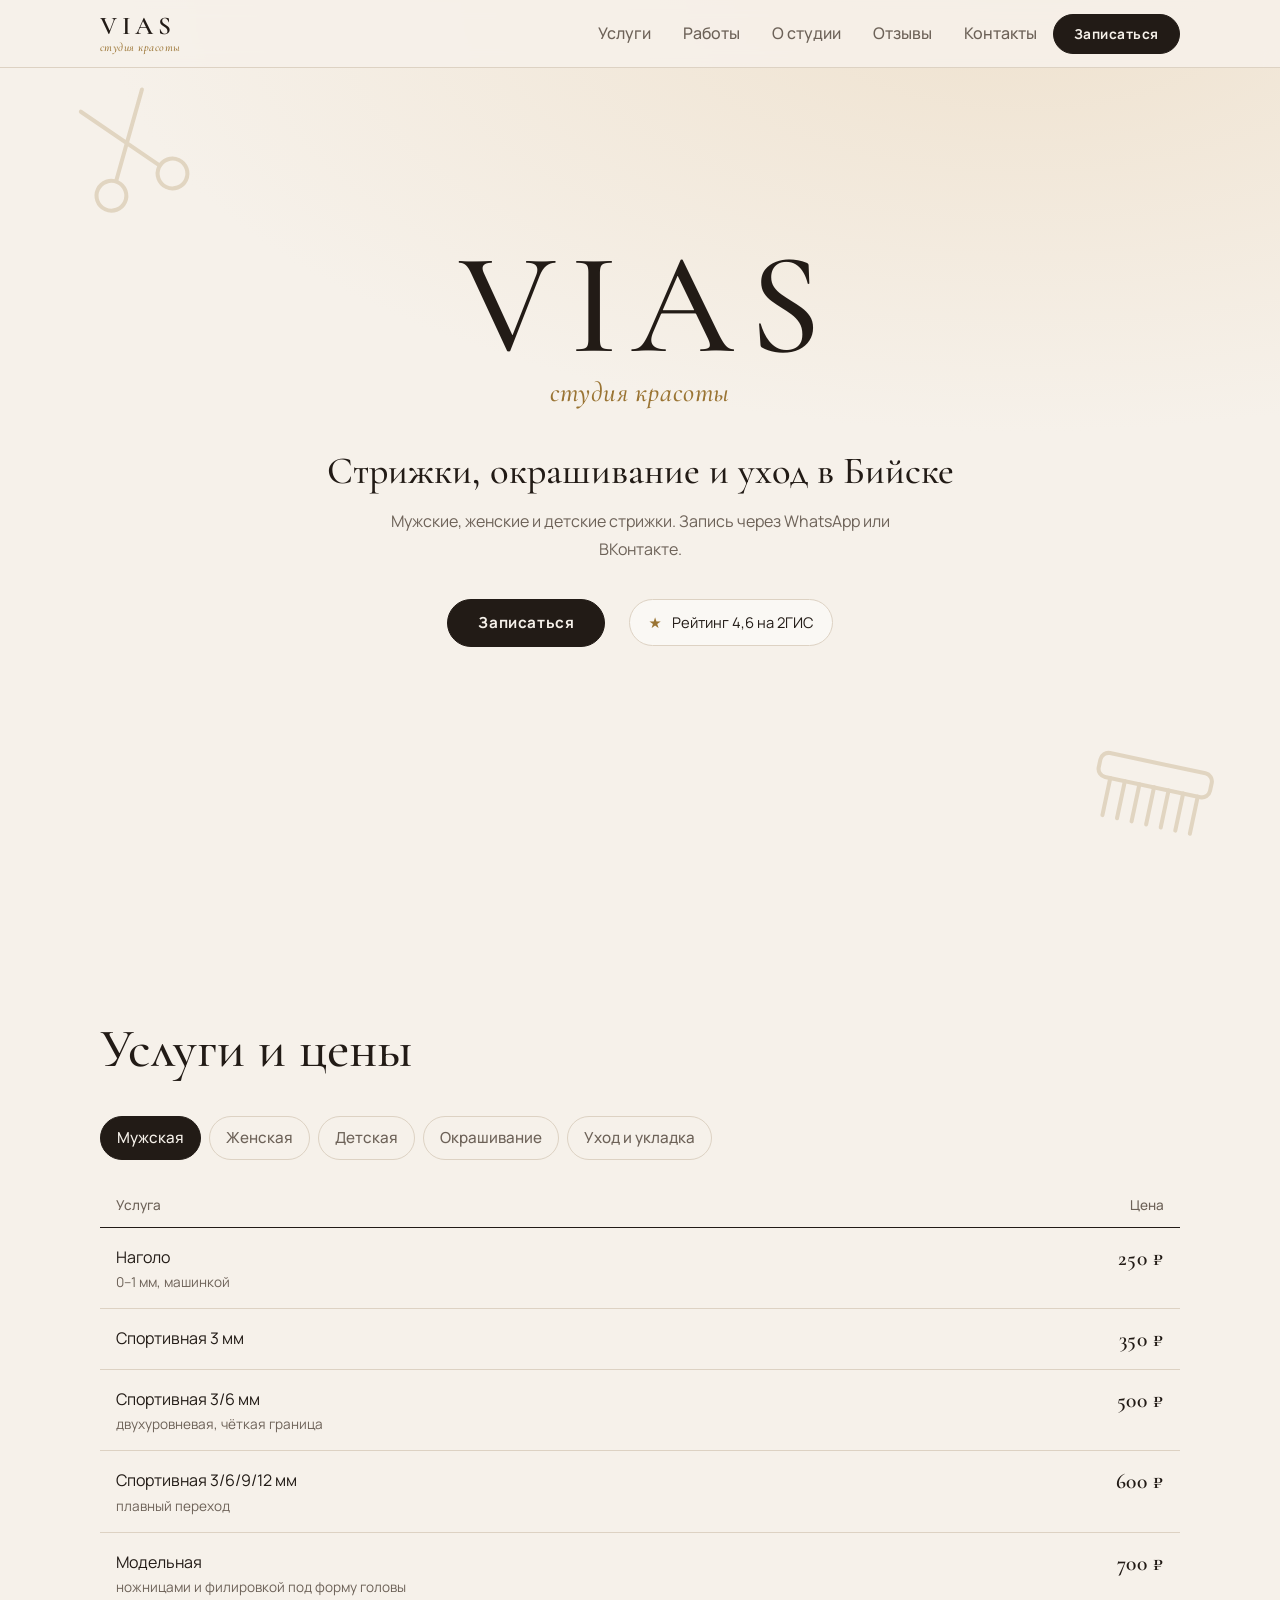
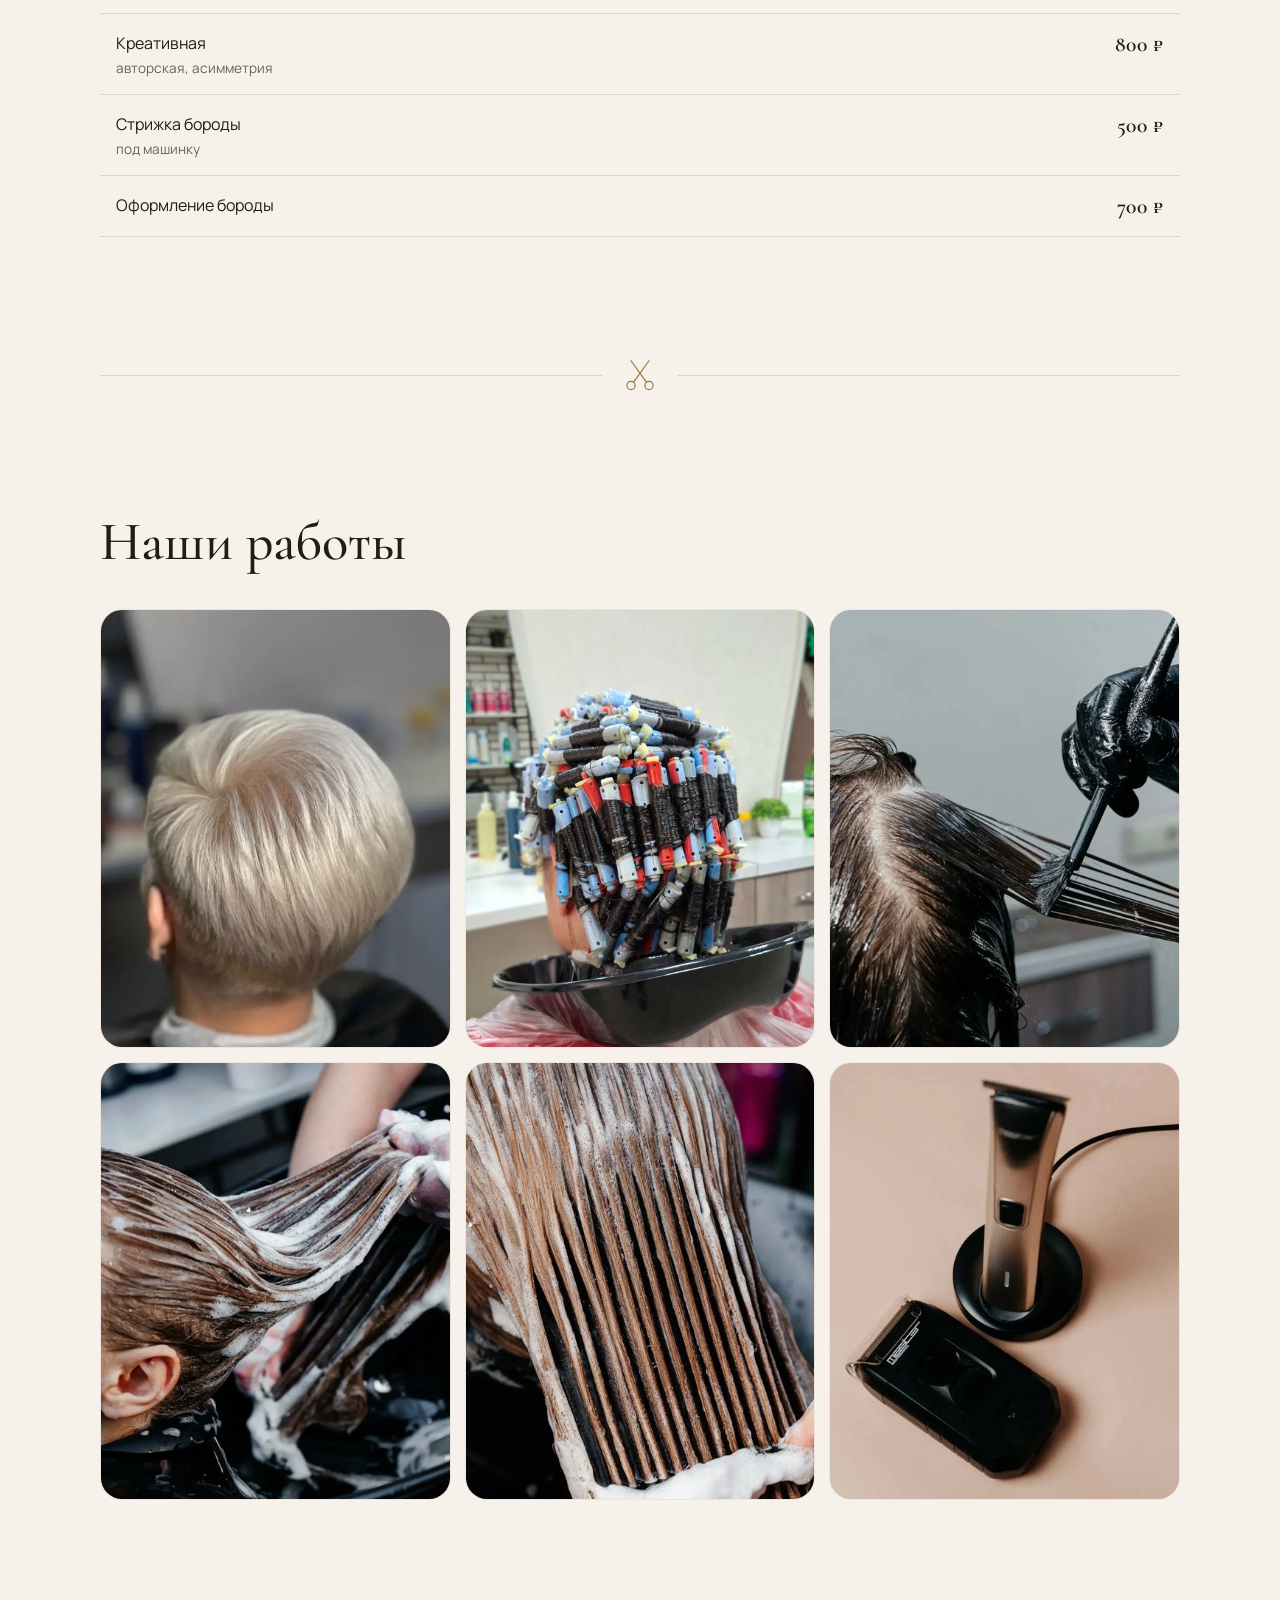
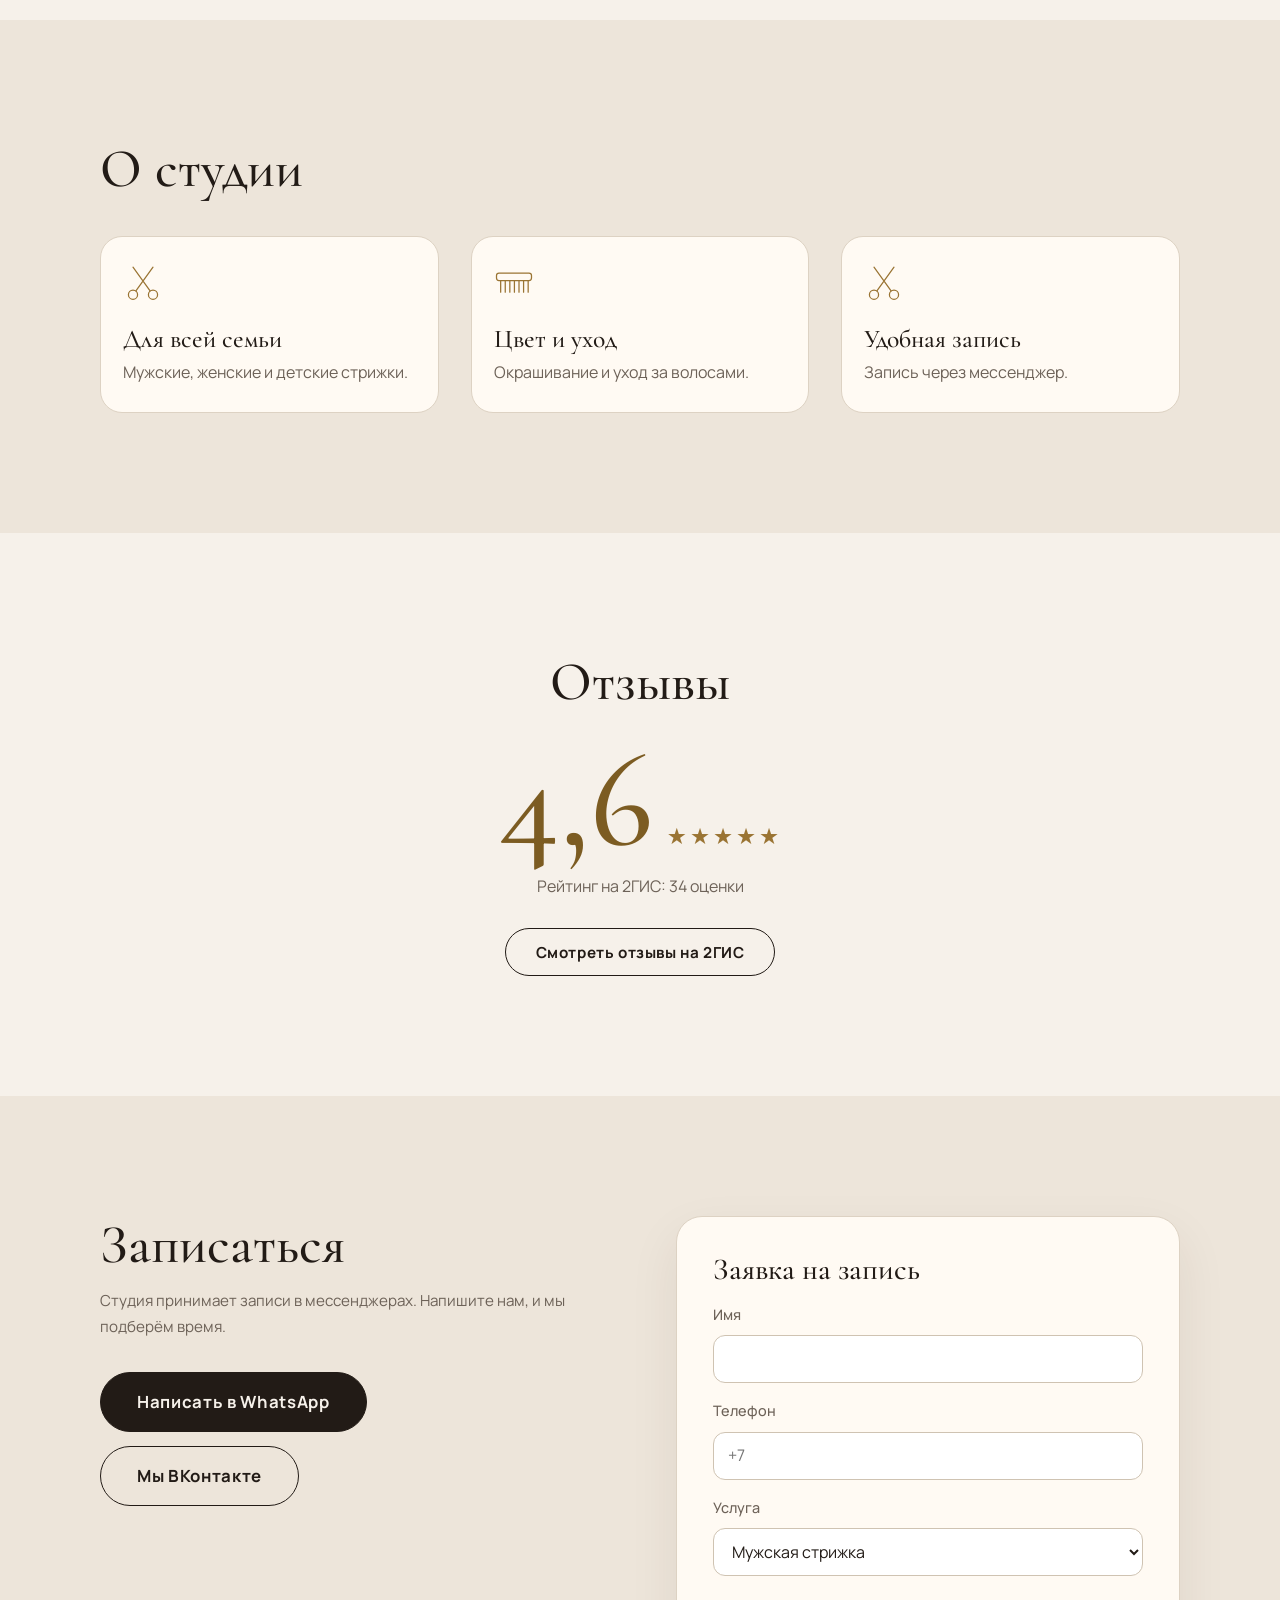
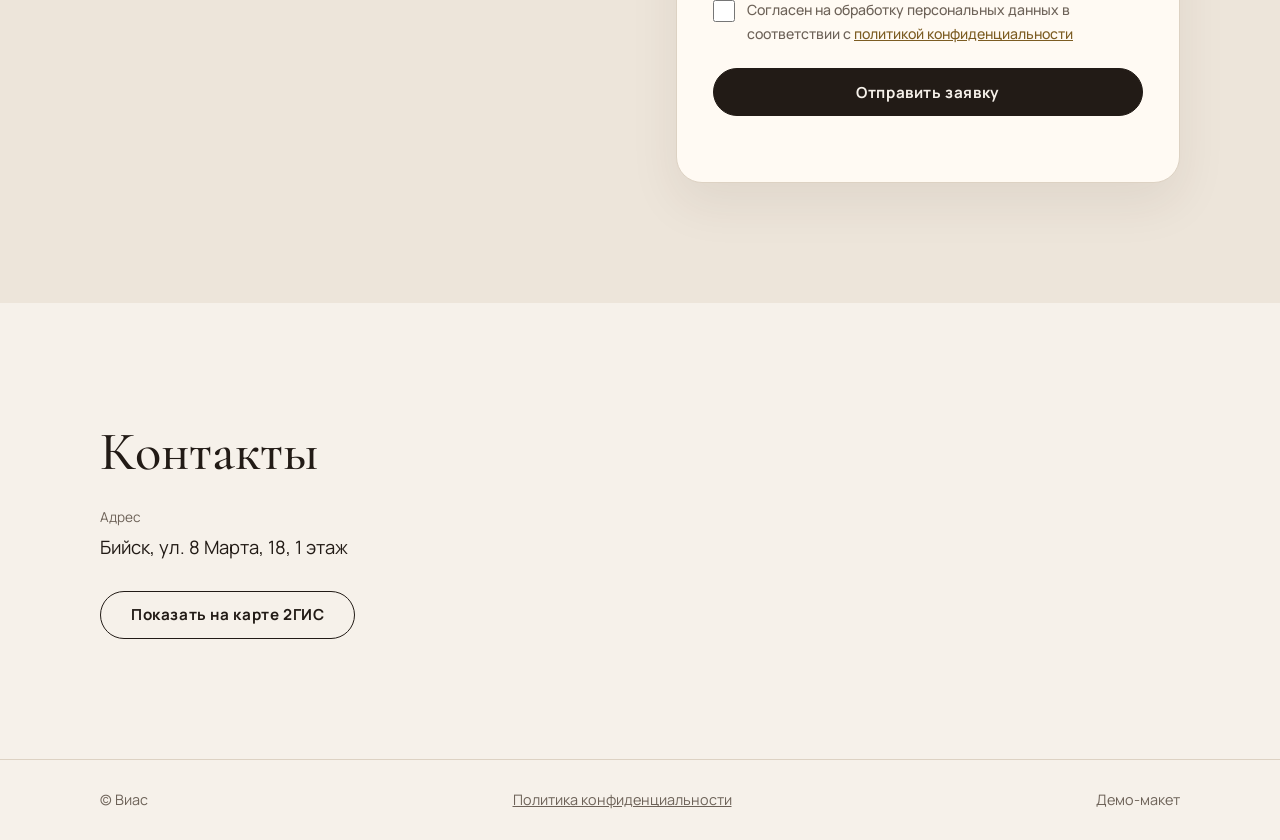
<file: 3-modern/index.html>
<!DOCTYPE html>
<html lang="ru">
<head>
<meta charset="utf-8">
<meta name="viewport" content="width=device-width, initial-scale=1">
<title>Студия красоты «Виас» — Бийск, ул. 8 Марта, 18 (демо-макет)</title>
<meta name="description" content="Студия красоты «Виас» в Бийске: мужские, женские и детские стрижки, окрашивание, уход и укладка. Запись через WhatsApp и ВКонтакте. Демо-макет.">
<meta name="theme-color" content="#f6f1ea">
<link rel="preconnect" href="https://fonts.googleapis.com">
<link rel="preconnect" href="https://fonts.gstatic.com" crossorigin>
<link href="https://fonts.googleapis.com/css2?family=Cormorant+Garamond:ital,wght@0,500;0,600;1,500;1,600&family=Cormorant+SC:wght@500;600;700&family=Manrope:wght@400;500;700&display=swap" rel="stylesheet">
<link rel="stylesheet" href="style.css">
</head>
<body>
<svg width="0" height="0" style="position:absolute" aria-hidden="true" focusable="false">
  <defs>
    <symbol id="i-scissors" viewBox="0 0 48 48" fill="none" stroke="currentColor" stroke-width="1.5" stroke-linecap="round" stroke-linejoin="round">
      <circle cx="12" cy="38" r="5.5"/><circle cx="36" cy="38" r="5.5"/>
      <path d="M15.5 33.5 36 5M32.5 33.5 12 5"/>
    </symbol>
    <symbol id="i-comb" viewBox="0 0 48 48" fill="none" stroke="currentColor" stroke-width="1.5" stroke-linecap="round" stroke-linejoin="round">
      <rect x="3" y="12" width="42" height="9" rx="3"/>
      <path d="M8 21v14M13.5 21v14M19 21v14M24.5 21v14M30 21v14M35.5 21v14M41 21v14"/>
    </symbol>
  </defs>
</svg>
<a class="skip" href="#main">К содержимому</a>

<header class="header" id="top">
  <div class="header__in">
    <a class="logo" href="#top" aria-label="Виас, студия красоты — на главную">
      <span class="logo__ring"><span class="logo__name">VIAS</span><span class="logo__sub">студия красоты</span></span>
    </a>
    <nav class="nav" id="nav" aria-label="Основное меню">
      <a href="#services">Услуги</a>
      <a href="#works">Работы</a>
      <a href="#about">О студии</a>
      <a href="#reviews">Отзывы</a>
      <a href="#contacts">Контакты</a>
    </nav>
    <a class="btn btn--sm" href="#booking">Записаться</a>
    <button class="burger" id="burger" type="button" aria-expanded="false" aria-controls="nav" aria-label="Открыть меню"><span></span><span></span><span></span></button>
  </div>
</header>

<main id="main">
<section class="hero">
  <svg class="deco deco--tl" aria-hidden="true"><use href="#i-scissors"/></svg>
  <svg class="deco deco--br" aria-hidden="true"><use href="#i-comb"/></svg>
  <div class="wrap hero__in">
    <div class="emblem"><p class="hero__logo">VIAS</p>
    <p class="hero__sub">студия красоты</p></div>
    <h1>Стрижки, окрашивание и уход в Бийске</h1>
    <p class="lead">Мужские, женские и детские стрижки. Запись через WhatsApp или ВКонтакте.</p>
    <div class="hero__row">
      <a class="btn" href="#booking">Записаться</a>
      <a class="badge" href="#reviews"><span class="badge__star" aria-hidden="true">★</span><span>Рейтинг 4,6 на 2ГИС</span></a>
    </div>
  </div>
</section>

<section class="sec" id="services" aria-labelledby="h-services">
  <div class="wrap">
    <h2 id="h-services">Услуги и цены</h2>
    <div class="tabs" role="tablist" aria-label="Категории услуг">
      <button role="tab" type="button" id="tab-men" aria-controls="panel-men" aria-selected="true">Мужская</button>
      <button role="tab" type="button" id="tab-women" aria-controls="panel-women" aria-selected="false" tabindex="-1">Женская</button>
      <button role="tab" type="button" id="tab-kids" aria-controls="panel-kids" aria-selected="false" tabindex="-1">Детская</button>
      <button role="tab" type="button" id="tab-color" aria-controls="panel-color" aria-selected="false" tabindex="-1">Окрашивание</button>
      <button role="tab" type="button" id="tab-care" aria-controls="panel-care" aria-selected="false" tabindex="-1">Уход и укладка</button>
    </div>

    <div class="panel" role="tabpanel" id="panel-men" aria-labelledby="tab-men">
      <table class="price">
        <caption class="sr">Мужская стрижка: услуги и цены</caption>
        <thead><tr><th scope="col">Услуга</th><th scope="col">Цена</th></tr></thead>
        <tbody>
          <tr><td>Наголо<small>0–1 мм, машинкой</small></td><td>250 ₽</td></tr>
          <tr><td>Спортивная 3 мм</td><td>350 ₽</td></tr>
          <tr><td>Спортивная 3/6 мм<small>двухуровневая, чёткая граница</small></td><td>500 ₽</td></tr>
          <tr><td>Спортивная 3/6/9/12 мм<small>плавный переход</small></td><td>600 ₽</td></tr>
          <tr><td>Модельная<small>ножницами и филировкой под форму головы</small></td><td>700 ₽</td></tr>
          <tr><td>Креативная<small>авторская, асимметрия</small></td><td>800 ₽</td></tr>
          <tr><td>Стрижка бороды<small>под машинку</small></td><td>500 ₽</td></tr>
          <tr><td>Оформление бороды</td><td>700 ₽</td></tr>
        </tbody>
      </table>
    </div>
    <div class="panel" role="tabpanel" id="panel-women" aria-labelledby="tab-women" hidden>
      <table class="price">
        <caption class="sr">Женская стрижка: услуги и цены</caption>
        <thead><tr><th scope="col">Услуга</th><th scope="col">Цена</th></tr></thead>
        <tbody>
          <tr><td>Модельная короткая</td><td>800 ₽</td></tr>
          <tr><td>Модельная средняя<small>каре, боб-каре</small></td><td>900 ₽</td></tr>
          <tr><td>Модельная длинных волос<small>шегги, каскад</small></td><td>1 000 ₽</td></tr>
          <tr><td>Оформление чёлки</td><td>300 ₽</td></tr>
          <tr><td>Подравнивание волос</td><td>500 ₽</td></tr>
        </tbody>
      </table>
    </div>
    <div class="panel" role="tabpanel" id="panel-kids" aria-labelledby="tab-kids" hidden>
      <table class="price">
        <caption class="sr">Детская стрижка: услуги и цены</caption>
        <thead><tr><th scope="col">Услуга</th><th scope="col">Цена</th></tr></thead>
        <tbody>
          <tr><td>Спортивная<small>до 7 лет, мальчик</small></td><td>500 ₽</td></tr>
          <tr><td>Модельная<small>до 7 лет, мальчик</small></td><td>700 ₽</td></tr>
          <tr><td>Девочка до 7 лет<small>каре, боб, лёгкий каскад</small></td><td>600 ₽</td></tr>
        </tbody>
      </table>
    </div>
    <div class="panel" role="tabpanel" id="panel-color" aria-labelledby="tab-color" hidden>
      <table class="price">
        <caption class="sr">Окрашивание: услуги и цены</caption>
        <thead><tr><th scope="col">Услуга</th><th scope="col">Цена</th></tr></thead>
        <tbody>
          <tr><td>Мелирование, растяжка цвета, аир тач<small>короткие волосы</small></td><td>2 000 ₽</td></tr>
          <tr><td>Мелирование, растяжка цвета, аир тач<small>средние волосы</small></td><td>3 000 ₽</td></tr>
          <tr><td>Мелирование, растяжка цвета, аир тач<small>длинные волосы</small></td><td>5 000 ₽</td></tr>
          <tr><td>Покраска тон в тон<small>короткие волосы</small></td><td>2 800 ₽</td></tr>
          <tr><td>Покраска тон в тон<small>средние волосы</small></td><td>3 000 ₽</td></tr>
          <tr><td>Покраска тон в тон<small>длинные волосы</small></td><td>4 000 ₽</td></tr>
          <tr><td>Био-химическая завивка<small>Niagara, 50 г</small></td><td>2 500 ₽</td></tr>
        </tbody>
      </table>
    </div>
    <div class="panel" role="tabpanel" id="panel-care" aria-labelledby="tab-care" hidden>
      <table class="price">
        <caption class="sr">Уход и укладка: услуги и цены</caption>
        <thead><tr><th scope="col">Услуга</th><th scope="col">Цена</th></tr></thead>
        <tbody>
          <tr><td>Укладка коротких волос<small>брашинг</small></td><td>1 200 ₽</td></tr>
          <tr><td>Укладка средних волос</td><td>1 500 ₽</td></tr>
          <tr><td>Укладка диффузором<small>кудри, прикорневой объём</small></td><td>2 000 ₽</td></tr>
          <tr><td>Выпрямление утюжком</td><td>800 ₽</td></tr>
          <tr><td>Криореконструкция волос<small>глубокое восстановление холодом</small></td><td>1 500 ₽</td></tr>
        </tbody>
      </table>
    </div>
  </div>
</section>

<div class="divider" aria-hidden="true"><svg><use href="#i-scissors"/></svg></div>

<section class="sec" id="works" aria-labelledby="h-works">
  <div class="wrap">
    <h2 id="h-works">Наши работы</h2>
    <ul class="gallery">
      <li class="tile"><svg class="tile__ph" aria-hidden="true"><use href="#i-scissors"/></svg><img src="photos/1.jpg" alt="Короткая женская стрижка, светлое окрашивание" loading="lazy" onerror="this.style.display='none'"></li>
      <li class="tile"><svg class="tile__ph" aria-hidden="true"><use href="#i-scissors"/></svg><img src="photos/2.jpg" alt="Химическая завивка на коклюшки" loading="lazy" onerror="this.style.display='none'"></li>
      <li class="tile"><svg class="tile__ph" aria-hidden="true"><use href="#i-scissors"/></svg><img src="photos/3.jpg" alt="Окрашивание волос кистью" loading="lazy" onerror="this.style.display='none'"></li>
      <li class="tile"><svg class="tile__ph" aria-hidden="true"><use href="#i-scissors"/></svg><img src="photos/4.jpg" alt="Мытьё головы и уход за волосами" loading="lazy" onerror="this.style.display='none'"></li>
      <li class="tile"><svg class="tile__ph" aria-hidden="true"><use href="#i-scissors"/></svg><img src="photos/5.jpg" alt="Нанесение состава на волосы" loading="lazy" onerror="this.style.display='none'"></li>
      <li class="tile"><svg class="tile__ph" aria-hidden="true"><use href="#i-scissors"/></svg><img src="photos/6.jpg" alt="Машинки для стрижки и бритья" loading="lazy" onerror="this.style.display='none'"></li>
    </ul>
  </div>
</section>

<section class="sec sec--alt" id="about" aria-labelledby="h-about">
  <div class="wrap">
    <h2 id="h-about">О студии</h2>
    <ul class="about">
      <li><svg aria-hidden="true"><use href="#i-scissors"/></svg><h3>Для всей семьи</h3><p>Мужские, женские и детские стрижки.</p></li>
      <li><svg aria-hidden="true"><use href="#i-comb"/></svg><h3>Цвет и уход</h3><p>Окрашивание и уход за волосами.</p></li>
      <li><svg aria-hidden="true"><use href="#i-scissors"/></svg><h3>Удобная запись</h3><p>Запись через мессенджер.</p></li>
    </ul>
  </div>
</section>

<section class="sec" id="reviews" aria-labelledby="h-reviews">
  <div class="wrap reviews">
    <h2 id="h-reviews">Отзывы</h2>
    <p class="rating"><span class="rating__num">4,6</span><span class="rating__stars" aria-hidden="true">★★★★★</span></p>
    <p class="rating__sub">Рейтинг на 2ГИС: 34 оценки</p>
    <a class="btn btn--ghost" href="https://2gis.ru/firm/2815278048120243" target="_blank" rel="noopener">Смотреть отзывы на 2ГИС</a>
  </div>
</section>

<section class="sec sec--alt" id="booking" aria-labelledby="h-booking">
  <div class="wrap booking">
    <div>
      <h2 id="h-booking">Записаться</h2>
      <p class="note">Студия принимает записи в мессенджерах. Напишите нам, и мы подберём время.</p>
      <div class="msgr">
        <a class="btn btn--lg" href="https://wa.me/79069652618" target="_blank" rel="noopener">Написать в WhatsApp</a>
        <a class="btn btn--lg btn--ghost" href="https://vk.ru/id715829122" target="_blank" rel="noopener">Мы ВКонтакте</a>
      </div>
    </div>
    <form class="form" id="form" novalidate>
      <h3>Заявка на запись</h3>
      <label for="f-name">Имя</label>
      <input id="f-name" name="name" type="text" autocomplete="name" required>
      <label for="f-phone">Телефон</label>
      <input id="f-phone" name="phone" type="tel" autocomplete="tel" placeholder="+7" required>
      <label for="f-service">Услуга</label>
      <select id="f-service" name="service">
        <option>Мужская стрижка</option>
        <option>Женская стрижка</option>
        <option>Детская стрижка</option>
        <option>Окрашивание</option>
        <option>Уход и укладка</option>
      </select>
      <label class="check"><input type="checkbox" id="f-agree" required>
        <span>Согласен на обработку персональных данных в соответствии с <a href="#">политикой конфиденциальности</a></span></label>
      <button class="btn" type="submit">Отправить заявку</button>
      <p class="form__msg" id="form-msg" role="status" aria-live="polite"></p>
    </form>
  </div>
</section>

<section class="sec" id="contacts" aria-labelledby="h-contacts">
  <div class="wrap contacts">
    <h2 id="h-contacts">Контакты</h2>
    <dl class="info">
      <dt>Адрес</dt><dd>Бийск, ул. 8 Марта, 18, 1 этаж</dd>
    </dl>
    <a class="btn btn--ghost map-link" href="https://2gis.ru/firm/2815278048120243" target="_blank" rel="noopener">Показать на карте 2ГИС</a>
  </div>
</section>
</main>

<footer class="footer">
  <div class="wrap footer__in">
    <span>© Виас</span>
    <a href="#">Политика конфиденциальности</a>
    <span>Демо-макет</span>
  </div>
</footer>

<a class="fab" href="#booking">Записаться</a>
<script src="script.js"></script>
</body>
</html>
</file>
<file: 1-classic/style.css>
:root {
  --bg: #141414;
  --bg-alt: #1b1b1b;
  --card: #1f1f1f;
  --text: #ece8e1;
  --muted: #a9a49b;
  --accent: #c2a76b;
  --accent-hi: #d6bd82;
  --line: #34322d;
  --serif: "Cormorant SC", Georgia, serif;
  --sans: "Manrope", system-ui, sans-serif;
  --head-h: 68px;
}
*, *::before, *::after { box-sizing: border-box; }
html { scroll-behavior: smooth; scroll-padding-top: calc(var(--head-h) + 8px); -webkit-text-size-adjust: 100%; color-scheme: dark; }
body { margin: 0; background: var(--bg); color: var(--text); font: 400 1rem/1.7 var(--sans); overflow-x: hidden; }
h1, h2, h3 { font-family: var(--serif); font-weight: 600; line-height: 1.1; margin: 0; letter-spacing: .04em; }
p { margin: 0; }
a { color: inherit; }
:focus-visible { outline: 2px solid var(--accent-hi); outline-offset: 3px; }
.sr { position: absolute; width: 1px; height: 1px; overflow: hidden; clip: rect(0 0 0 0); white-space: nowrap; }
.skip { position: absolute; left: 8px; top: -60px; background: var(--accent); color: #141414; padding: 8px 14px; z-index: 100; }
.skip:focus { top: 8px; }
.wrap { width: min(1080px, 100% - 40px); margin-inline: auto; }

/* buttons */
.btn { display: inline-flex; align-items: center; justify-content: center; min-height: 48px; padding: 0 30px; background: var(--accent); color: #141414; border: 1px solid var(--accent); font: 700 .95rem var(--sans); letter-spacing: .04em; text-decoration: none; cursor: pointer; text-align: center; transition: background .2s, color .2s; }
.btn:hover { background: var(--accent-hi); border-color: var(--accent-hi); }
.btn--sm { min-height: 40px; padding: 0 20px; font-size: .85rem; }
.btn--lg { min-height: 60px; padding: 0 36px; font-size: 1.05rem; }
.btn--ghost { background: transparent; color: var(--accent-hi); }
.btn--ghost:hover { background: var(--accent); color: #141414; }

/* header */
.header { position: fixed; inset: 0 0 auto 0; height: var(--head-h); z-index: 50; background: rgba(20,20,20,.92); backdrop-filter: blur(10px); -webkit-backdrop-filter: blur(10px); border-bottom: 1px solid var(--line); }
.header__in { width: min(1080px, 100% - 32px); height: 100%; margin-inline: auto; display: flex; align-items: center; gap: 12px; }
.logo { margin-right: auto; text-decoration: none; display: flex; flex-direction: column; line-height: 1; }
.logo__name { font: 600 1.9rem/1 var(--serif); letter-spacing: .2em; }
.logo__sub { font: 500 .62rem/1.4 var(--sans); letter-spacing: .28em; text-transform: uppercase; color: var(--accent); margin-top: 3px; }
.nav { display: none; }
.nav a { text-decoration: none; padding: 8px 4px; font-weight: 500; color: var(--muted); }
.nav a:hover { color: var(--text); }
.nav.is-open { display: flex; flex-direction: column; position: absolute; top: var(--head-h); left: 0; right: 0; background: var(--bg); padding: 8px 24px 20px; border-bottom: 1px solid var(--line); }
.nav.is-open a { padding: 15px 0; border-bottom: 1px solid var(--line); font-size: 1.1rem; color: var(--text); }
.burger { width: 44px; height: 44px; border: 0; background: none; display: grid; place-content: center; gap: 5px; cursor: pointer; }
.burger span { display: block; width: 24px; height: 1.5px; background: var(--text); }

/* hero */
.hero { position: relative; min-height: 100svh; display: flex; align-items: center; padding: calc(var(--head-h) + 40px) 0 120px; overflow: hidden; }
.hero__in { text-align: center; display: flex; flex-direction: column; align-items: center; }
.hero__logo { font: 600 clamp(5rem, 28vw, 12rem)/.9 var(--serif); letter-spacing: .14em; padding-left: .14em; }
.hero__sub { margin-top: 14px; font: 500 clamp(.75rem, 3vw, 1rem) var(--sans); letter-spacing: .5em; padding-left: .5em; text-transform: uppercase; color: var(--accent); }
h1 { margin-top: 56px; font-size: clamp(1.6rem, 5.5vw, 2.4rem); font-weight: 500; letter-spacing: .03em; max-width: 18em; }
.lead { margin-top: 16px; color: var(--muted); max-width: 32em; }
.hero__row { margin-top: 36px; display: flex; flex-wrap: wrap; justify-content: center; align-items: center; gap: 18px 24px; }
.badge { display: inline-flex; align-items: center; gap: 10px; padding: 10px 18px; border: 1px solid var(--line); text-decoration: none; font-size: .92rem; }
.badge__star { color: var(--accent); }
.deco { position: absolute; width: 90px; height: 90px; color: var(--accent); opacity: .55; }
.deco--tl { left: 16px; top: calc(var(--head-h) + 16px); transform: rotate(-20deg); }
.deco--br { right: 16px; bottom: 20px; transform: rotate(12deg); }

/* sections */
.sec { padding: 80px 0; }
.sec--alt { background: var(--bg-alt); }
h2 { font-size: clamp(2.2rem, 8vw, 3.4rem); }
.note { margin-top: 12px; color: var(--muted); font-size: .95rem; max-width: 40em; }
.divider { display: flex; align-items: center; gap: 20px; width: min(1080px, 100% - 40px); margin-inline: auto; color: var(--accent); }
.divider::before, .divider::after { content: ""; flex: 1; height: 1px; background: var(--line); }
.divider svg { width: 36px; height: 36px; }

/* tabs & table */
.tabs { margin-top: 36px; display: flex; flex-wrap: wrap; gap: 8px; }
.tabs [role="tab"] { flex: none; min-height: 44px; padding: 0 16px; border: 1px solid var(--line); background: transparent; color: var(--muted); font: 500 .95rem var(--sans); cursor: pointer; }
.tabs [role="tab"]:hover { color: var(--text); }
.tabs [aria-selected="true"] { color: #141414; background: var(--accent); border-color: var(--accent); }
.panel { margin-top: 24px; }
.price { width: 100%; border-collapse: collapse; }
.price th { text-align: left; font-weight: 500; color: var(--muted); font-size: .85rem; padding: 10px 8px; border-bottom: 1px solid var(--accent); }
.price th:last-child, .price td:last-child { text-align: right; white-space: nowrap; }
.price td { padding: 16px 8px; border-bottom: 1px solid var(--line); vertical-align: top; }
.price td:last-child { font: 600 1.35rem/1.3 var(--serif); letter-spacing: .03em; padding-left: 16px; }
.price small { display: block; color: var(--muted); font-size: .85rem; line-height: 1.4; margin-top: 2px; }

/* gallery */
.gallery { list-style: none; margin: 36px 0 0; padding: 0; display: grid; grid-template-columns: repeat(2, 1fr); gap: 10px; }
.tile { position: relative; aspect-ratio: 4 / 5; background: linear-gradient(160deg, #232323, #181818); border: 1px solid var(--line); overflow: hidden; display: grid; place-items: center; }
.tile__ph { width: 44px; height: 44px; color: var(--accent); opacity: .6; }
.tile img { position: absolute; inset: 0; width: 100%; height: 100%; object-fit: cover; }

/* about */
.about { list-style: none; margin: 36px 0 0; padding: 0; display: grid; gap: 28px; }
.about li { border-top: 1px solid var(--accent); padding-top: 22px; }
.about svg { width: 40px; height: 40px; color: var(--accent); margin-bottom: 14px; }
.about h3 { font-size: 1.6rem; margin-bottom: 6px; }
.about p { color: var(--muted); }

/* reviews */
.reviews { text-align: center; display: flex; flex-direction: column; align-items: center; }
.rating { margin-top: 20px; display: flex; align-items: baseline; gap: 14px; }
.rating__num { font: 500 clamp(5rem, 22vw, 8.5rem)/1 var(--serif); color: var(--accent-hi); }
.rating__stars { color: var(--accent); font-size: 1.4rem; letter-spacing: 3px; }
.rating__sub { margin: 4px 0 28px; color: var(--muted); }

/* booking */
.booking { display: grid; gap: 44px; }
.msgr { margin-top: 32px; display: flex; flex-direction: column; gap: 14px; }
.form { padding: 28px 22px; background: var(--card); border: 1px solid var(--line); display: flex; flex-direction: column; gap: 8px; align-self: start; }
.form h3 { font-size: 1.9rem; margin-bottom: 8px; }
.form label { font-weight: 500; font-size: .9rem; color: var(--muted); }
.form input[type="text"], .form input[type="tel"], .form select { min-height: 48px; padding: 0 14px; border: 1px solid #6f6a5f; background: var(--bg); color: var(--text); font: inherit; margin-bottom: 8px; width: 100%; border-radius: 0; }
.check { display: flex; gap: 12px; align-items: flex-start; font-size: .88rem !important; margin: 6px 0 14px; }
.check input { width: 22px; height: 22px; flex: none; margin: 2px 0 0; accent-color: var(--accent); }
.check a { color: var(--accent-hi); }
.form__msg { min-height: 1.5em; font-size: .9rem; color: var(--muted); }

/* contacts */
.info { margin: 24px 0 0; }
.info dt { color: var(--muted); font-size: .85rem; margin-top: 16px; }
.info dd { margin: 2px 0 0; font-size: 1.15rem; }
.map { margin-top: 32px; height: 240px; display: grid; place-items: center; color: var(--muted); border: 1px dashed #6f6a5f; background: var(--bg-alt); }

/* footer */
.footer { padding: 28px 0 96px; border-top: 1px solid var(--line); font-size: .9rem; color: var(--muted); }
.footer__in { display: flex; flex-wrap: wrap; gap: 8px 24px; justify-content: space-between; }

.fab { position: fixed; right: 16px; bottom: 16px; z-index: 40; min-height: 52px; padding: 0 28px; display: inline-flex; align-items: center; background: var(--accent); color: #141414; font-weight: 700; letter-spacing: .04em; text-decoration: none; box-shadow: 0 8px 24px rgba(0,0,0,.6); transition: opacity .2s, transform .2s; }
.fab.is-hidden { opacity: 0; transform: translateY(16px); pointer-events: none; }

@media (max-width: 859px) { .header .btn--sm { display: none; } }
@media (min-width: 600px) {
  .gallery { grid-template-columns: repeat(3, 1fr); gap: 14px; }
  .about { grid-template-columns: repeat(3, 1fr); gap: 32px; }
  .msgr { flex-direction: row; flex-wrap: wrap; }
  .deco { width: 130px; height: 130px; left: auto; }
  .deco--tl { left: 5vw; }
  .deco--br { right: 5vw; bottom: 40px; }
}
@media (min-width: 860px) {
  .burger, .fab { display: none; }
  .footer { padding-bottom: 28px; }
  .nav { display: flex; gap: 24px; }
  .sec { padding: 120px 0; }
  .booking { grid-template-columns: 1fr 1fr; gap: 72px; }
  .msgr { flex-direction: column; align-items: flex-start; }
  .form { padding: 36px; }
  .price td, .price th { padding-inline: 16px; }
}
@media (prefers-reduced-motion: reduce) { html { scroll-behavior: auto; } }

.map-link { margin-top: 28px; }
@media (max-width: 599px) { .deco--tl { display: none; } .deco--br { width: 64px; height: 64px; right: 12px; bottom: 28px; } }
</file>
<file: 2-logo/style.css>
:root {
  --bg: #1a1410;
  --bg-alt: #211a14;
  --card: #261e17;
  --text: #ece8e1;
  --muted: #b3a798;
  --accent: #c9a25e;
  --accent-hi: #e0bf80;
  --line: #3d3126;
  --serif: "Cormorant SC", Georgia, serif;
  --sans: "Manrope", system-ui, sans-serif;
  --head-h: 68px;
}
*, *::before, *::after { box-sizing: border-box; }
html { scroll-behavior: smooth; scroll-padding-top: calc(var(--head-h) + 8px); -webkit-text-size-adjust: 100%; color-scheme: dark; }
body { margin: 0; background: var(--bg); color: var(--text); font: 400 1rem/1.7 var(--sans); overflow-x: hidden; }
h1, h2, h3 { font-family: var(--serif); font-weight: 600; line-height: 1.1; margin: 0; letter-spacing: .04em; }
p { margin: 0; }
a { color: inherit; }
:focus-visible { outline: 2px solid var(--accent-hi); outline-offset: 3px; }
.sr { position: absolute; width: 1px; height: 1px; overflow: hidden; clip: rect(0 0 0 0); white-space: nowrap; }
.skip { position: absolute; left: 8px; top: -60px; background: var(--accent); color: #1a1410; padding: 8px 14px; z-index: 100; }
.skip:focus { top: 8px; }
.wrap { width: min(1080px, 100% - 40px); margin-inline: auto; }

/* buttons */
.btn { display: inline-flex; align-items: center; justify-content: center; min-height: 48px; padding: 0 30px; background: var(--accent); color: #1a1410; border: 1px solid var(--accent); font: 700 .95rem var(--sans); letter-spacing: .04em; text-decoration: none; cursor: pointer; text-align: center; transition: background .2s, color .2s; }
.btn:hover { background: var(--accent-hi); border-color: var(--accent-hi); }
.btn--sm { min-height: 40px; padding: 0 20px; font-size: .85rem; }
.btn--lg { min-height: 60px; padding: 0 36px; font-size: 1.05rem; }
.btn--ghost { background: transparent; color: var(--accent-hi); }
.btn--ghost:hover { background: var(--accent); color: #1a1410; }

/* header */
.header { position: fixed; inset: 0 0 auto 0; height: var(--head-h); z-index: 50; background: rgba(26,20,16,.92); backdrop-filter: blur(10px); -webkit-backdrop-filter: blur(10px); border-bottom: 1px solid var(--line); }
.header__in { width: min(1080px, 100% - 32px); height: 100%; margin-inline: auto; display: flex; align-items: center; gap: 12px; }
.logo { margin-right: auto; text-decoration: none; display: flex; line-height: 1; }
.logo__ring { display: flex; flex-direction: column; align-items: center; justify-content: center; height: 54px; padding: 0 22px; border: 1.5px solid var(--accent); border-radius: 30px; background: #120d0a; }
.logo__name { font: 600 1.35rem/1 var(--serif); letter-spacing: .16em; padding-left: .16em; }
.logo__sub { font: italic 500 .72rem/1 "Cormorant Garamond", Georgia, serif; letter-spacing: .04em; color: var(--accent-hi); margin-top: 2px; }
.nav { display: none; }
.nav a { text-decoration: none; padding: 8px 4px; font-weight: 500; color: var(--muted); }
.nav a:hover { color: var(--text); }
.nav.is-open { display: flex; flex-direction: column; position: absolute; top: var(--head-h); left: 0; right: 0; background: var(--bg); padding: 8px 24px 20px; border-bottom: 1px solid var(--line); }
.nav.is-open a { padding: 15px 0; border-bottom: 1px solid var(--line); font-size: 1.1rem; color: var(--text); }
.burger { width: 44px; height: 44px; border: 0; background: none; display: grid; place-content: center; gap: 5px; cursor: pointer; }
.burger span { display: block; width: 24px; height: 1.5px; background: var(--text); }

/* hero */
.hero { position: relative; min-height: 100svh; display: flex; align-items: center; padding: calc(var(--head-h) + 40px) 0 120px; overflow: hidden; }
.hero__in { text-align: center; display: flex; flex-direction: column; align-items: center; }
.emblem { width: min(78vw, 360px); aspect-ratio: 1; border-radius: 50%; border: 2px solid var(--accent); background: radial-gradient(circle at 50% 35%, #2a1f17, #120d0a 70%); box-shadow: 0 0 0 6px #120d0a, 0 0 0 7px rgba(201,162,94,.45), 0 24px 60px rgba(0,0,0,.55); display: flex; flex-direction: column; align-items: center; justify-content: center; }
.hero__logo { font: 600 clamp(3.4rem, 19vw, 6.6rem)/.9 var(--serif); letter-spacing: .12em; padding-left: .12em; }
.hero__sub { margin-top: 8px; font: italic 500 clamp(1.1rem, 5vw, 1.7rem)/1 "Cormorant Garamond", Georgia, serif; letter-spacing: .03em; color: var(--accent-hi); }
h1 { margin-top: 44px; font-size: clamp(1.6rem, 5.5vw, 2.4rem); font-weight: 500; letter-spacing: .03em; max-width: 18em; }
.lead { margin-top: 16px; color: var(--muted); max-width: 32em; }
.hero__row { margin-top: 36px; display: flex; flex-wrap: wrap; justify-content: center; align-items: center; gap: 18px 24px; }
.badge { display: inline-flex; align-items: center; gap: 10px; padding: 10px 18px; border: 1px solid var(--line); text-decoration: none; font-size: .92rem; }
.badge__star { color: var(--accent); }
.deco { position: absolute; width: 90px; height: 90px; color: var(--accent); opacity: .55; }
.deco--tl { left: 16px; top: calc(var(--head-h) + 16px); transform: rotate(-20deg); }
.deco--br { right: 16px; bottom: 20px; transform: rotate(12deg); }

/* sections */
.sec { padding: 80px 0; }
.sec--alt { background: var(--bg-alt); }
h2 { font-size: clamp(2.2rem, 8vw, 3.4rem); }
.note { margin-top: 12px; color: var(--muted); font-size: .95rem; max-width: 40em; }
.divider { display: flex; align-items: center; gap: 20px; width: min(1080px, 100% - 40px); margin-inline: auto; color: var(--accent); }
.divider::before, .divider::after { content: ""; flex: 1; height: 1px; background: var(--line); }
.divider svg { width: 36px; height: 36px; }

/* tabs & table */
.tabs { margin-top: 36px; display: flex; flex-wrap: wrap; gap: 8px; }
.tabs [role="tab"] { flex: none; min-height: 44px; padding: 0 16px; border: 1px solid var(--line); background: transparent; color: var(--muted); font: 500 .95rem var(--sans); cursor: pointer; }
.tabs [role="tab"]:hover { color: var(--text); }
.tabs [aria-selected="true"] { color: #1a1410; background: var(--accent); border-color: var(--accent); }
.panel { margin-top: 24px; }
.price { width: 100%; border-collapse: collapse; }
.price th { text-align: left; font-weight: 500; color: var(--muted); font-size: .85rem; padding: 10px 8px; border-bottom: 1px solid var(--accent); }
.price th:last-child, .price td:last-child { text-align: right; white-space: nowrap; }
.price td { padding: 16px 8px; border-bottom: 1px solid var(--line); vertical-align: top; }
.price td:last-child { font: 600 1.35rem/1.3 var(--serif); letter-spacing: .03em; padding-left: 16px; }
.price small { display: block; color: var(--muted); font-size: .85rem; line-height: 1.4; margin-top: 2px; }

/* gallery */
.gallery { list-style: none; margin: 36px 0 0; padding: 0; display: grid; grid-template-columns: repeat(2, 1fr); gap: 10px; }
.tile { position: relative; aspect-ratio: 4 / 5; background: linear-gradient(160deg, #232323, #181818); border: 1px solid var(--line); overflow: hidden; display: grid; place-items: center; }
.tile__ph { width: 44px; height: 44px; color: var(--accent); opacity: .6; }
.tile img { position: absolute; inset: 0; width: 100%; height: 100%; object-fit: cover; }

/* about */
.about { list-style: none; margin: 36px 0 0; padding: 0; display: grid; gap: 28px; }
.about li { border-top: 1px solid var(--accent); padding-top: 22px; }
.about svg { width: 40px; height: 40px; color: var(--accent); margin-bottom: 14px; }
.about h3 { font-size: 1.6rem; margin-bottom: 6px; }
.about p { color: var(--muted); }

/* reviews */
.reviews { text-align: center; display: flex; flex-direction: column; align-items: center; }
.rating { margin-top: 20px; display: flex; align-items: baseline; gap: 14px; }
.rating__num { font: 500 clamp(5rem, 22vw, 8.5rem)/1 var(--serif); color: var(--accent-hi); }
.rating__stars { color: var(--accent); font-size: 1.4rem; letter-spacing: 3px; }
.rating__sub { margin: 4px 0 28px; color: var(--muted); }

/* booking */
.booking { display: grid; gap: 44px; }
.msgr { margin-top: 32px; display: flex; flex-direction: column; gap: 14px; }
.form { padding: 28px 22px; background: var(--card); border: 1px solid var(--line); display: flex; flex-direction: column; gap: 8px; align-self: start; }
.form h3 { font-size: 1.9rem; margin-bottom: 8px; }
.form label { font-weight: 500; font-size: .9rem; color: var(--muted); }
.form input[type="text"], .form input[type="tel"], .form select { min-height: 48px; padding: 0 14px; border: 1px solid #6f6a5f; background: var(--bg); color: var(--text); font: inherit; margin-bottom: 8px; width: 100%; border-radius: 0; }
.check { display: flex; gap: 12px; align-items: flex-start; font-size: .88rem !important; margin: 6px 0 14px; }
.check input { width: 22px; height: 22px; flex: none; margin: 2px 0 0; accent-color: var(--accent); }
.check a { color: var(--accent-hi); }
.form__msg { min-height: 1.5em; font-size: .9rem; color: var(--muted); }

/* contacts */
.info { margin: 24px 0 0; }
.info dt { color: var(--muted); font-size: .85rem; margin-top: 16px; }
.info dd { margin: 2px 0 0; font-size: 1.15rem; }
.map { margin-top: 32px; height: 240px; display: grid; place-items: center; color: var(--muted); border: 1px dashed #6f6a5f; background: var(--bg-alt); }

/* footer */
.footer { padding: 28px 0 96px; border-top: 1px solid var(--line); font-size: .9rem; color: var(--muted); }
.footer__in { display: flex; flex-wrap: wrap; gap: 8px 24px; justify-content: space-between; }

.fab { position: fixed; right: 16px; bottom: 16px; z-index: 40; min-height: 52px; padding: 0 28px; display: inline-flex; align-items: center; background: var(--accent); color: #1a1410; font-weight: 700; letter-spacing: .04em; text-decoration: none; box-shadow: 0 8px 24px rgba(0,0,0,.6); transition: opacity .2s, transform .2s; }
.fab.is-hidden { opacity: 0; transform: translateY(16px); pointer-events: none; }

@media (max-width: 859px) { .header .btn--sm { display: none; } }
@media (min-width: 600px) {
  .gallery { grid-template-columns: repeat(3, 1fr); gap: 14px; }
  .about { grid-template-columns: repeat(3, 1fr); gap: 32px; }
  .msgr { flex-direction: row; flex-wrap: wrap; }
  .deco { width: 130px; height: 130px; left: auto; }
  .deco--tl { left: 5vw; }
  .deco--br { right: 5vw; bottom: 40px; }
}
@media (min-width: 860px) {
  .burger, .fab { display: none; }
  .footer { padding-bottom: 28px; }
  .nav { display: flex; gap: 24px; }
  .sec { padding: 120px 0; }
  .booking { grid-template-columns: 1fr 1fr; gap: 72px; }
  .msgr { flex-direction: column; align-items: flex-start; }
  .form { padding: 36px; }
  .price td, .price th { padding-inline: 16px; }
}
@media (prefers-reduced-motion: reduce) { html { scroll-behavior: auto; } }

.map-link { margin-top: 28px; }
@media (max-width: 599px) { .deco--tl { display: none; } .deco--br { width: 64px; height: 64px; right: 12px; bottom: 28px; } }
</file>
<file: 3-modern/style.css>
:root {
  --bg: #1a1410;
  --bg-alt: #211a14;
  --card: #261e17;
  --text: #ece8e1;
  --muted: #b3a798;
  --accent: #c9a25e;
  --accent-hi: #e0bf80;
  --line: #3d3126;
  --serif: "Cormorant SC", Georgia, serif;
  --sans: "Manrope", system-ui, sans-serif;
  --head-h: 68px;
}
*, *::before, *::after { box-sizing: border-box; }
html { scroll-behavior: smooth; scroll-padding-top: calc(var(--head-h) + 8px); -webkit-text-size-adjust: 100%; color-scheme: dark; }
body { margin: 0; background: var(--bg); color: var(--text); font: 400 1rem/1.7 var(--sans); overflow-x: hidden; }
h1, h2, h3 { font-family: var(--serif); font-weight: 600; line-height: 1.1; margin: 0; letter-spacing: .04em; }
p { margin: 0; }
a { color: inherit; }
:focus-visible { outline: 2px solid var(--accent-hi); outline-offset: 3px; }
.sr { position: absolute; width: 1px; height: 1px; overflow: hidden; clip: rect(0 0 0 0); white-space: nowrap; }
.skip { position: absolute; left: 8px; top: -60px; background: var(--accent); color: #1a1410; padding: 8px 14px; z-index: 100; }
.skip:focus { top: 8px; }
.wrap { width: min(1080px, 100% - 40px); margin-inline: auto; }

/* buttons */
.btn { display: inline-flex; align-items: center; justify-content: center; min-height: 48px; padding: 0 30px; background: var(--accent); color: #1a1410; border: 1px solid var(--accent); font: 700 .95rem var(--sans); letter-spacing: .04em; text-decoration: none; cursor: pointer; text-align: center; transition: background .2s, color .2s; }
.btn:hover { background: var(--accent-hi); border-color: var(--accent-hi); }
.btn--sm { min-height: 40px; padding: 0 20px; font-size: .85rem; }
.btn--lg { min-height: 60px; padding: 0 36px; font-size: 1.05rem; }
.btn--ghost { background: transparent; color: var(--accent-hi); }
.btn--ghost:hover { background: var(--accent); color: #1a1410; }

/* header */
.header { position: fixed; inset: 0 0 auto 0; height: var(--head-h); z-index: 50; background: rgba(26,20,16,.92); backdrop-filter: blur(10px); -webkit-backdrop-filter: blur(10px); border-bottom: 1px solid var(--line); }
.header__in { width: min(1080px, 100% - 32px); height: 100%; margin-inline: auto; display: flex; align-items: center; gap: 12px; }
.logo { margin-right: auto; text-decoration: none; display: flex; line-height: 1; }
.logo__ring { display: flex; flex-direction: column; align-items: center; justify-content: center; height: 54px; padding: 0 22px; border: 1.5px solid var(--accent); border-radius: 30px; background: #120d0a; }
.logo__name { font: 600 1.35rem/1 var(--serif); letter-spacing: .16em; padding-left: .16em; }
.logo__sub { font: italic 500 .72rem/1 "Cormorant Garamond", Georgia, serif; letter-spacing: .04em; color: var(--accent-hi); margin-top: 2px; }
.nav { display: none; }
.nav a { text-decoration: none; padding: 8px 4px; font-weight: 500; color: var(--muted); }
.nav a:hover { color: var(--text); }
.nav.is-open { display: flex; flex-direction: column; position: absolute; top: var(--head-h); left: 0; right: 0; background: var(--bg); padding: 8px 24px 20px; border-bottom: 1px solid var(--line); }
.nav.is-open a { padding: 15px 0; border-bottom: 1px solid var(--line); font-size: 1.1rem; color: var(--text); }
.burger { width: 44px; height: 44px; border: 0; background: none; display: grid; place-content: center; gap: 5px; cursor: pointer; }
.burger span { display: block; width: 24px; height: 1.5px; background: var(--text); }

/* hero */
.hero { position: relative; min-height: 100svh; display: flex; align-items: center; padding: calc(var(--head-h) + 40px) 0 120px; overflow: hidden; }
.hero__in { text-align: center; display: flex; flex-direction: column; align-items: center; }
.emblem { width: min(78vw, 360px); aspect-ratio: 1; border-radius: 50%; border: 2px solid var(--accent); background: radial-gradient(circle at 50% 35%, #2a1f17, #120d0a 70%); box-shadow: 0 0 0 6px #120d0a, 0 0 0 7px rgba(201,162,94,.45), 0 24px 60px rgba(0,0,0,.55); display: flex; flex-direction: column; align-items: center; justify-content: center; }
.hero__logo { font: 600 clamp(3.4rem, 19vw, 6.6rem)/.9 var(--serif); letter-spacing: .12em; padding-left: .12em; }
.hero__sub { margin-top: 8px; font: italic 500 clamp(1.1rem, 5vw, 1.7rem)/1 "Cormorant Garamond", Georgia, serif; letter-spacing: .03em; color: var(--accent-hi); }
h1 { margin-top: 44px; font-size: clamp(1.6rem, 5.5vw, 2.4rem); font-weight: 500; letter-spacing: .03em; max-width: 18em; }
.lead { margin-top: 16px; color: var(--muted); max-width: 32em; }
.hero__row { margin-top: 36px; display: flex; flex-wrap: wrap; justify-content: center; align-items: center; gap: 18px 24px; }
.badge { display: inline-flex; align-items: center; gap: 10px; padding: 10px 18px; border: 1px solid var(--line); text-decoration: none; font-size: .92rem; }
.badge__star { color: var(--accent); }
.deco { position: absolute; width: 90px; height: 90px; color: var(--accent); opacity: .55; }
.deco--tl { left: 16px; top: calc(var(--head-h) + 16px); transform: rotate(-20deg); }
.deco--br { right: 16px; bottom: 20px; transform: rotate(12deg); }

/* sections */
.sec { padding: 80px 0; }
.sec--alt { background: var(--bg-alt); }
h2 { font-size: clamp(2.2rem, 8vw, 3.4rem); }
.note { margin-top: 12px; color: var(--muted); font-size: .95rem; max-width: 40em; }
.divider { display: flex; align-items: center; gap: 20px; width: min(1080px, 100% - 40px); margin-inline: auto; color: var(--accent); }
.divider::before, .divider::after { content: ""; flex: 1; height: 1px; background: var(--line); }
.divider svg { width: 36px; height: 36px; }

/* tabs & table */
.tabs { margin-top: 36px; display: flex; flex-wrap: wrap; gap: 8px; }
.tabs [role="tab"] { flex: none; min-height: 44px; padding: 0 16px; border: 1px solid var(--line); background: transparent; color: var(--muted); font: 500 .95rem var(--sans); cursor: pointer; }
.tabs [role="tab"]:hover { color: var(--text); }
.tabs [aria-selected="true"] { color: #1a1410; background: var(--accent); border-color: var(--accent); }
.panel { margin-top: 24px; }
.price { width: 100%; border-collapse: collapse; }
.price th { text-align: left; font-weight: 500; color: var(--muted); font-size: .85rem; padding: 10px 8px; border-bottom: 1px solid var(--accent); }
.price th:last-child, .price td:last-child { text-align: right; white-space: nowrap; }
.price td { padding: 16px 8px; border-bottom: 1px solid var(--line); vertical-align: top; }
.price td:last-child { font: 600 1.35rem/1.3 var(--serif); letter-spacing: .03em; padding-left: 16px; }
.price small { display: block; color: var(--muted); font-size: .85rem; line-height: 1.4; margin-top: 2px; }

/* gallery */
.gallery { list-style: none; margin: 36px 0 0; padding: 0; display: grid; grid-template-columns: repeat(2, 1fr); gap: 10px; }
.tile { position: relative; aspect-ratio: 4 / 5; background: linear-gradient(160deg, #232323, #181818); border: 1px solid var(--line); overflow: hidden; display: grid; place-items: center; }
.tile__ph { width: 44px; height: 44px; color: var(--accent); opacity: .6; }
.tile img { position: absolute; inset: 0; width: 100%; height: 100%; object-fit: cover; }

/* about */
.about { list-style: none; margin: 36px 0 0; padding: 0; display: grid; gap: 28px; }
.about li { border-top: 1px solid var(--accent); padding-top: 22px; }
.about svg { width: 40px; height: 40px; color: var(--accent); margin-bottom: 14px; }
.about h3 { font-size: 1.6rem; margin-bottom: 6px; }
.about p { color: var(--muted); }

/* reviews */
.reviews { text-align: center; display: flex; flex-direction: column; align-items: center; }
.rating { margin-top: 20px; display: flex; align-items: baseline; gap: 14px; }
.rating__num { font: 500 clamp(5rem, 22vw, 8.5rem)/1 var(--serif); color: var(--accent-hi); }
.rating__stars { color: var(--accent); font-size: 1.4rem; letter-spacing: 3px; }
.rating__sub { margin: 4px 0 28px; color: var(--muted); }

/* booking */
.booking { display: grid; gap: 44px; }
.msgr { margin-top: 32px; display: flex; flex-direction: column; gap: 14px; }
.form { padding: 28px 22px; background: var(--card); border: 1px solid var(--line); display: flex; flex-direction: column; gap: 8px; align-self: start; }
.form h3 { font-size: 1.9rem; margin-bottom: 8px; }
.form label { font-weight: 500; font-size: .9rem; color: var(--muted); }
.form input[type="text"], .form input[type="tel"], .form select { min-height: 48px; padding: 0 14px; border: 1px solid #6f6a5f; background: var(--bg); color: var(--text); font: inherit; margin-bottom: 8px; width: 100%; border-radius: 0; }
.check { display: flex; gap: 12px; align-items: flex-start; font-size: .88rem !important; margin: 6px 0 14px; }
.check input { width: 22px; height: 22px; flex: none; margin: 2px 0 0; accent-color: var(--accent); }
.check a { color: var(--accent-hi); }
.form__msg { min-height: 1.5em; font-size: .9rem; color: var(--muted); }

/* contacts */
.info { margin: 24px 0 0; }
.info dt { color: var(--muted); font-size: .85rem; margin-top: 16px; }
.info dd { margin: 2px 0 0; font-size: 1.15rem; }
.map { margin-top: 32px; height: 240px; display: grid; place-items: center; color: var(--muted); border: 1px dashed #6f6a5f; background: var(--bg-alt); }

/* footer */
.footer { padding: 28px 0 96px; border-top: 1px solid var(--line); font-size: .9rem; color: var(--muted); }
.footer__in { display: flex; flex-wrap: wrap; gap: 8px 24px; justify-content: space-between; }

.fab { position: fixed; right: 16px; bottom: 16px; z-index: 40; min-height: 52px; padding: 0 28px; display: inline-flex; align-items: center; background: var(--accent); color: #1a1410; font-weight: 700; letter-spacing: .04em; text-decoration: none; box-shadow: 0 8px 24px rgba(0,0,0,.6); transition: opacity .2s, transform .2s; }
.fab.is-hidden { opacity: 0; transform: translateY(16px); pointer-events: none; }

@media (max-width: 859px) { .header .btn--sm { display: none; } }
@media (min-width: 600px) {
  .gallery { grid-template-columns: repeat(3, 1fr); gap: 14px; }
  .about { grid-template-columns: repeat(3, 1fr); gap: 32px; }
  .msgr { flex-direction: row; flex-wrap: wrap; }
  .deco { width: 130px; height: 130px; left: auto; }
  .deco--tl { left: 5vw; }
  .deco--br { right: 5vw; bottom: 40px; }
}
@media (min-width: 860px) {
  .burger, .fab { display: none; }
  .footer { padding-bottom: 28px; }
  .nav { display: flex; gap: 24px; }
  .sec { padding: 120px 0; }
  .booking { grid-template-columns: 1fr 1fr; gap: 72px; }
  .msgr { flex-direction: column; align-items: flex-start; }
  .form { padding: 36px; }
  .price td, .price th { padding-inline: 16px; }
}
@media (prefers-reduced-motion: reduce) { html { scroll-behavior: auto; } }

.map-link { margin-top: 28px; }
@media (max-width: 599px) { .deco--tl { display: none; } .deco--br { width: 64px; height: 64px; right: 12px; bottom: 28px; } }

/* ===== Вариант 3: светлый современный ===== */
:root { --bg:#f6f1ea; --bg-alt:#ede5da; --card:#fffaf3; --text:#221b16; --muted:#6d6258; --accent:#9a7433; --accent-hi:#7c5c22; --line:#ddd2c3; --serif:"Cormorant Garamond", Georgia, serif; }
html { color-scheme: light; }
h1, h2, h3 { font-weight: 500; letter-spacing: 0; }
.skip { color: #f6f1ea; }
.header { background: rgba(246,241,234,.88); }
.logo__ring { height: auto; padding: 0; border: 0; border-radius: 0; background: none; align-items: flex-start; }
.logo__name { font: 600 1.6rem/1 var(--serif); letter-spacing: .18em; padding-left: 0; }
.logo__sub { color: var(--accent); margin-top: 3px; }
.btn { border-radius: 999px; background: var(--text); border-color: var(--text); color: #f6f1ea; }
.btn:hover { background: var(--accent-hi); border-color: var(--accent-hi); }
.btn--ghost { background: transparent; color: var(--text); }
.btn--ghost:hover { background: var(--text); color: #f6f1ea; }
.hero { background: radial-gradient(120% 80% at 80% 0%, #efe2cf 0%, var(--bg) 60%); }
.emblem { width: auto; aspect-ratio: auto; border: 0; border-radius: 0; background: none; box-shadow: none; }
.hero__logo { font: 500 clamp(4.5rem, 24vw, 9rem)/.9 var(--serif); letter-spacing: .1em; padding-left: .1em; }
.hero__sub { color: var(--accent); }
.deco { opacity: .22; }
.badge { border-radius: 999px; background: rgba(255,255,255,.5); }
.tabs [role="tab"] { border-radius: 999px; }
.tabs [aria-selected="true"] { color: #f6f1ea; background: var(--text); border-color: var(--text); }
.price th { border-bottom-color: var(--text); }
.tile { border-radius: 22px; background: var(--bg-alt); border-color: transparent; }
.about li { border-top-color: var(--line); background: var(--card); border-radius: 22px; padding: 26px 22px; border: 1px solid var(--line); }
.form { border-radius: 26px; box-shadow: 0 20px 50px rgba(60,40,20,.08); }
.form input[type="text"], .form input[type="tel"], .form select { background: #fff; border: 1px solid #cfc3b2; border-radius: 12px; }
.map { border-color: #cfc3b2; border-radius: 22px; }
.fab { border-radius: 999px; background: var(--text); color: #f6f1ea; box-shadow: 0 8px 24px rgba(40,25,10,.25); }
.sec--alt { background: var(--bg-alt); }
</file>
